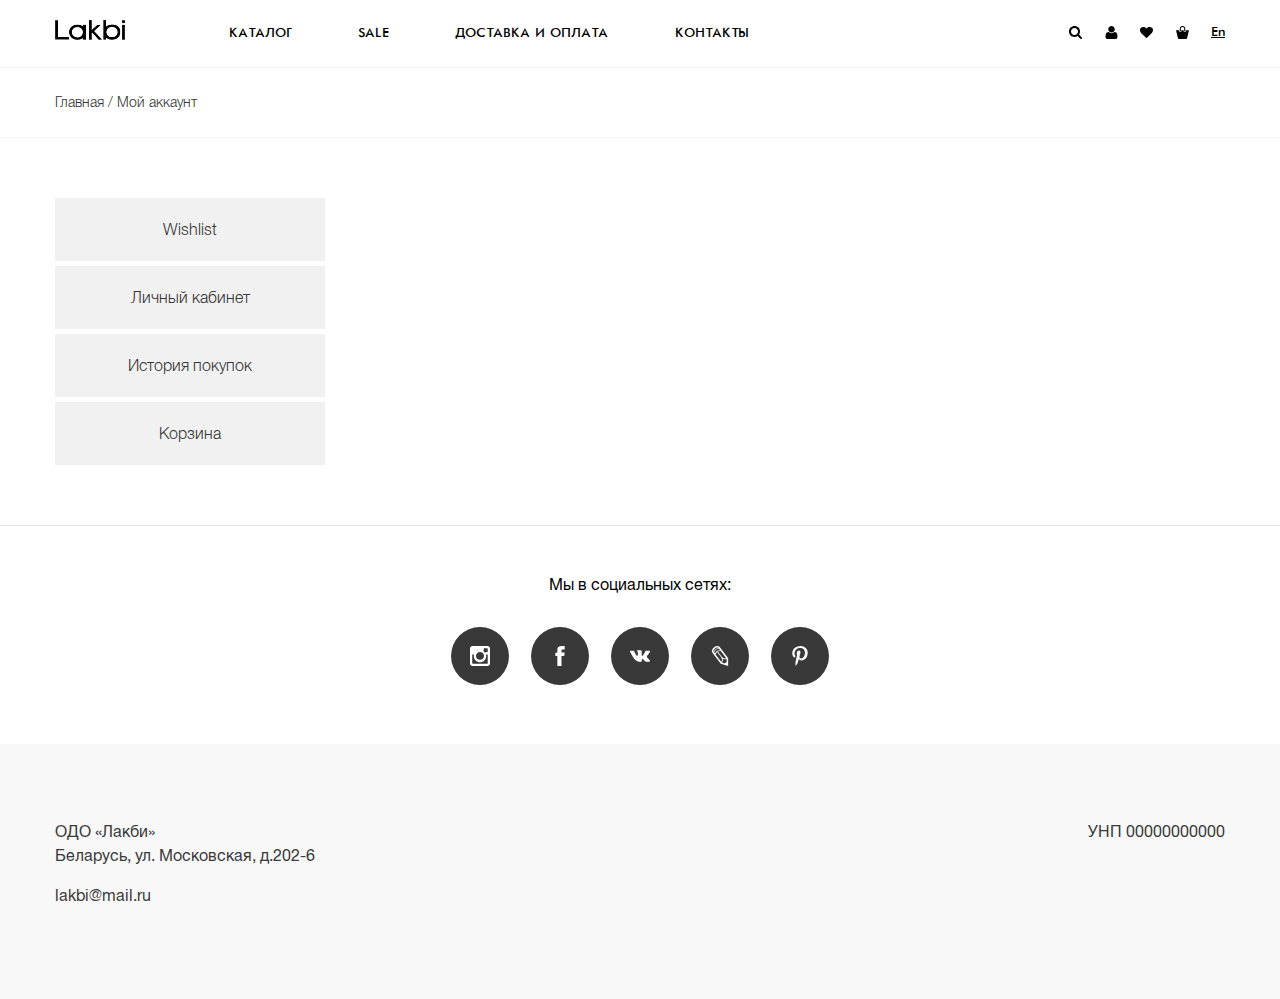
<file: account.html>
<!DOCTYPE html>
<html lang="ru">
<head>
	<meta charset="UTF-8">
	<title>Мой аккаунт | Lakbi</title>
	<link rel="stylesheet" href="style.css">
	<link rel="icon" href="images/lakbi.ico">
	<meta name="viewport" content="width=device-width,user-scalable=no">
</head>
<body>
	<div class="dark"></div>
	<div class="sign">
		<button class="close simple"></button>
		<div class="in">
			<h3>Вход</h3>
			<form method="post">
				<input type="email" name="email" placeholder="E-mail" required>
				<input type="password" name="password" placeholder="Пароль" required>
				<button>Забыли пароль?</button>
				<input type="submit" name="sign-in" value="Войти" class="black bttn">
			</form>
			<span class="with">или через:</span>
			<div class="social">
				<button class="in"></button>
				<button class="fb"></button>
				<button class="vk"></button>
				<button class="lj"></button>
				<button class="pi"></button>
			</div>
			<hr>
			<button>Зарегистрироваться</button>
		</div>
		<div class="up">
			<h3>Регистрация</h3>
			<form method="post">
				<input type="text" name="name" placeholder="Ваше имя" required>
				<input type="email" name="email" placeholder="E-mail" required>
				<input type="password" name="password" placeholder="Придумайте пароль" required>
				<input type="password" name="password-repeat" placeholder="Повторите пароль" required>
				<input type="submit" name="sign-up" value="Регистрация" class="black bttn">
			</form>
			<span class="with">войти через:</span>
			<div class="social">
				<button class="in"></button>
				<button class="fb"></button>
				<button class="vk"></button>
				<button class="lj"></button>
				<button class="pi"></button>
			</div>
		</div>
	</div>
	<header class="black">
		<nav class="wrapper">
		<a href="index.html" class="logo"></a>
			<ul class="menu">
				<li class="drop-menu">
					<a href="catalog.html">Каталог</a>
					<ul>
						<li><a href="">Christmas 2018</a></li>
						<li><a href="">Осень-зима 2017/2018</a></li>
						<li><a href="">Лето 2017</a></li>
						<li><a href="">Весна 2017</a></li>
						<li><a href="">Christmas 2017</a></li>
						<li><a href="">Осень-зима 2016/2017. Часть 1</a></li>
						<li><a href="">Осень-зима 2016/2017. Часть 2</a></li>
						<li><a href="">Осень-зима 2016/2017. Часть 3</a></li>
						<li><a href="">Спорт и отдых</a></li>
					</ul>
				</li>
				<li><a href="catalog.html?sale">Sale</a></li>
				<li><a href="shipping.html">Доставка и оплата</a></li>
				<li><a href="contacts.html">Контакты</a></li>
				<li class="only-mobile"><a href="account.html?wishlist">Список желаний</a></li>
				<li class="account only-mobile"><button class="black bttn">Войти / Зарегистрироваться</button></li>
				<li class="language only-mobile">
					<a href="" class="active">Ru</a>
					<a href="">En</a>
				</li>
			</ul>
			<ul class="icons">
				<li class="search">
					<form>
						<input type="search" name="search" placeholder="Что ищем?" autofocus>
						<input type="submit" name="find">
					</form>
					<button></button>
				</li>
				<li class="account only-desktop-tablet"><button></button></li>
				<li class="wish only-desktop-tablet"><a href="account.html?wishlist"></a></li>
				<li class="cart"><a href="account.html?cart"></a></li>
				<li class="language only-desktop-tablet"><a href="">En</a></li>
				<li class="only-mobile"><button class="hamburger"></button></li>
			</ul>
		</nav>
	</header>
	<main>
		<section class="breadcrumbs">
		<div class="wrapper">
			<a href="index.html">Главная</a> / Мой аккаунт
		</div>
		</section>
		<section class="account wrapper">
			<div class="menu">
				<a href="account.html?wishlist">Wishlist</a>
				<a href="account.html?profile">Личный кабинет</a>
				<a href="account.html?history">История покупок</a>
				<a href="account.html?cart">Корзина</a>
			</div>
			<hr class="only-mobile long">
			<div class="item wishlist">
				<div class="item clearfix">
					<img src="images/wishlist-item.jpg">
					<div>
						<p class="title">Платье 11397</p>
						<span class="price">105 руб.</span>
						<p class="size-title">Размер:</p>
						<div class="size">38</div>
						<button class="gray bttn">Опубликовать в соц.сетях</button>
						<button class="full black bttn">Отправить в корзину</button>
					</div>
					<span class="close simple"></span>
				</div>
				<hr class="only-mobile long">
				<div class="item clearfix">
					<img src="images/wishlist-item.jpg">
					<div>
						<p class="title">Платье 11397</p>
						<span class="price">105 руб.</span>
						<p class="size-title">Размер:</p>
						<div class="size">38</div>
						<button class="gray bttn">Опубликовать в соц.сетях</button>
						<button class="full black bttn">Отправить в корзину</button>
					</div>
					<span class="close simple"></span>
				</div>
				<hr class="only-mobile long">
				<div class="item clearfix">
					<img src="images/wishlist-item.jpg">
					<div>
						<p class="title">Платье 11397</p>
						<span class="price">105 руб.</span>
						<p class="size-title">Размер:</p>
						<div class="size">38</div>
						<button class="gray bttn">Опубликовать в соц.сетях</button>
						<button class="full black bttn">Отправить в корзину</button>
					</div>
					<span class="close simple"></span>
				</div>
			</div>
			<form class="item profile">
				<div>
					<label for="name">ФИО</label>
					<input type="text" name="name" id="name" value="Наталья">
					<label for="tel">Телефон</label>
					<input type="tel" name="tel" id="tel" value="+000 00 000-00-00">
				</div>
				<div>
					<label for="address">Адрес</label>
					<input type="text" name="address" id="address" value="г. Брест, проспект Машерова, 18">
					<label for="email">Email</label>
					<input type="email" name="email" id="email" value="example@mail">
				</div>
				<input type="submit" name="submit" value="Отправить" class="black bttn">
			</form>
			<div class="item history">
				<div class="order clearfix">
					<div class="item clearfix">
						<img src="images/wishlist-item.jpg">
						<div>
							<span class="date">11.09.2017</span>
							<p class="title">Платье 11397</p>
							<p class="count-title">Количество:</p>
							<div class="count">2</div>
							<span class="total">105 BYN * 2 = <b>210 BYN</b></span>
						</div>
						<span class="close simple"></span>
					</div>
					<hr class="only-mobile long">
					<div class="item clearfix">
						<img src="images/wishlist-item.jpg">
						<div>
							<span class="date">11.09.2017</span>
							<p class="title">Платье 11397</p>
							<p class="count-title">Количество:</p>
							<div class="count">2</div>
							<span class="total">105 BYN * 2 = <b>210 BYN</b></span>
						</div>
						<span class="close simple"></span>
					</div>
					<hr class="only-mobile long">
					<div class="item clearfix">
						<img src="images/wishlist-item.jpg">
						<div>
							<span class="date">11.09.2017</span>
							<p class="title">Платье 11397</p>
							<p class="count-title">Количество:</p>
							<div class="count">2</div>
							<span class="total">105 BYN * 2 = <b>210 BYN</b></span>
						</div>
						<span class="close simple"></span>
					</div>
					<span class="number">Номер заказа: N00000000</span>
					<button class="full black bttn">Повторить заказ</button>
				</div>
				<div class="order clearfix">
					<div class="item clearfix">
						<img src="images/wishlist-item.jpg">
						<div>
							<span class="date">11.09.2017</span>
							<p class="title">Платье 11397</p>
							<p class="count-title">Количество:</p>
							<div class="count">2</div>
							<span class="total">105 BYN * 2 = <b>210 BYN</b></span>
						</div>
						<span class="close simple"></span>
					</div>
					<hr class="only-mobile long">
					<div class="item clearfix">
						<img src="images/wishlist-item.jpg">
						<div>
							<span class="date">11.09.2017</span>
							<p class="title">Платье 11397</p>
							<p class="count-title">Количество:</p>
							<div class="count">2</div>
							<span class="total">105 BYN * 2 = <b>210 BYN</b></span>
						</div>
						<span class="close simple"></span>
					</div>
					<hr class="only-mobile long">
					<div class="item clearfix">
						<img src="images/wishlist-item.jpg">
						<div>
							<span class="date">11.09.2017</span>
							<p class="title">Платье 11397</p>
							<p class="count-title">Количество:</p>
							<div class="count">2</div>
							<span class="total">105 BYN * 2 = <b>210 BYN</b></span>
						</div>
						<span class="close simple"></span>
					</div>
					<span class="number">Номер заказа: N00000000</span>
					<button class="full black bttn">Повторить заказ</button>
				</div>
			</div>
		</section>
		<section class="we-in-social">
			<hr class="long">
			<p>Мы в социальных сетях:</p>
			<div class="social">
				<a href="" class="in"></a>
				<a href="" class="fb"></a>
				<a href="" class="vk"></a>
				<a href="" class="lj"></a>
				<a href="" class="pi"></a>
			</div>
		</section>
	</main>
	<footer>
		<div class="wrapper">
			<p>ОДО «Лакби» <br>Беларусь, ул. Московская, д.202-6</p>
			<p>УНП 00000000000</p>
			<a href="mailto:lakbi@mail.ru">lakbi@mail.ru</a>
		</div>
	</footer>
	<script type="text/javascript" src="script.js"></script>
</body>
</html>
</file>
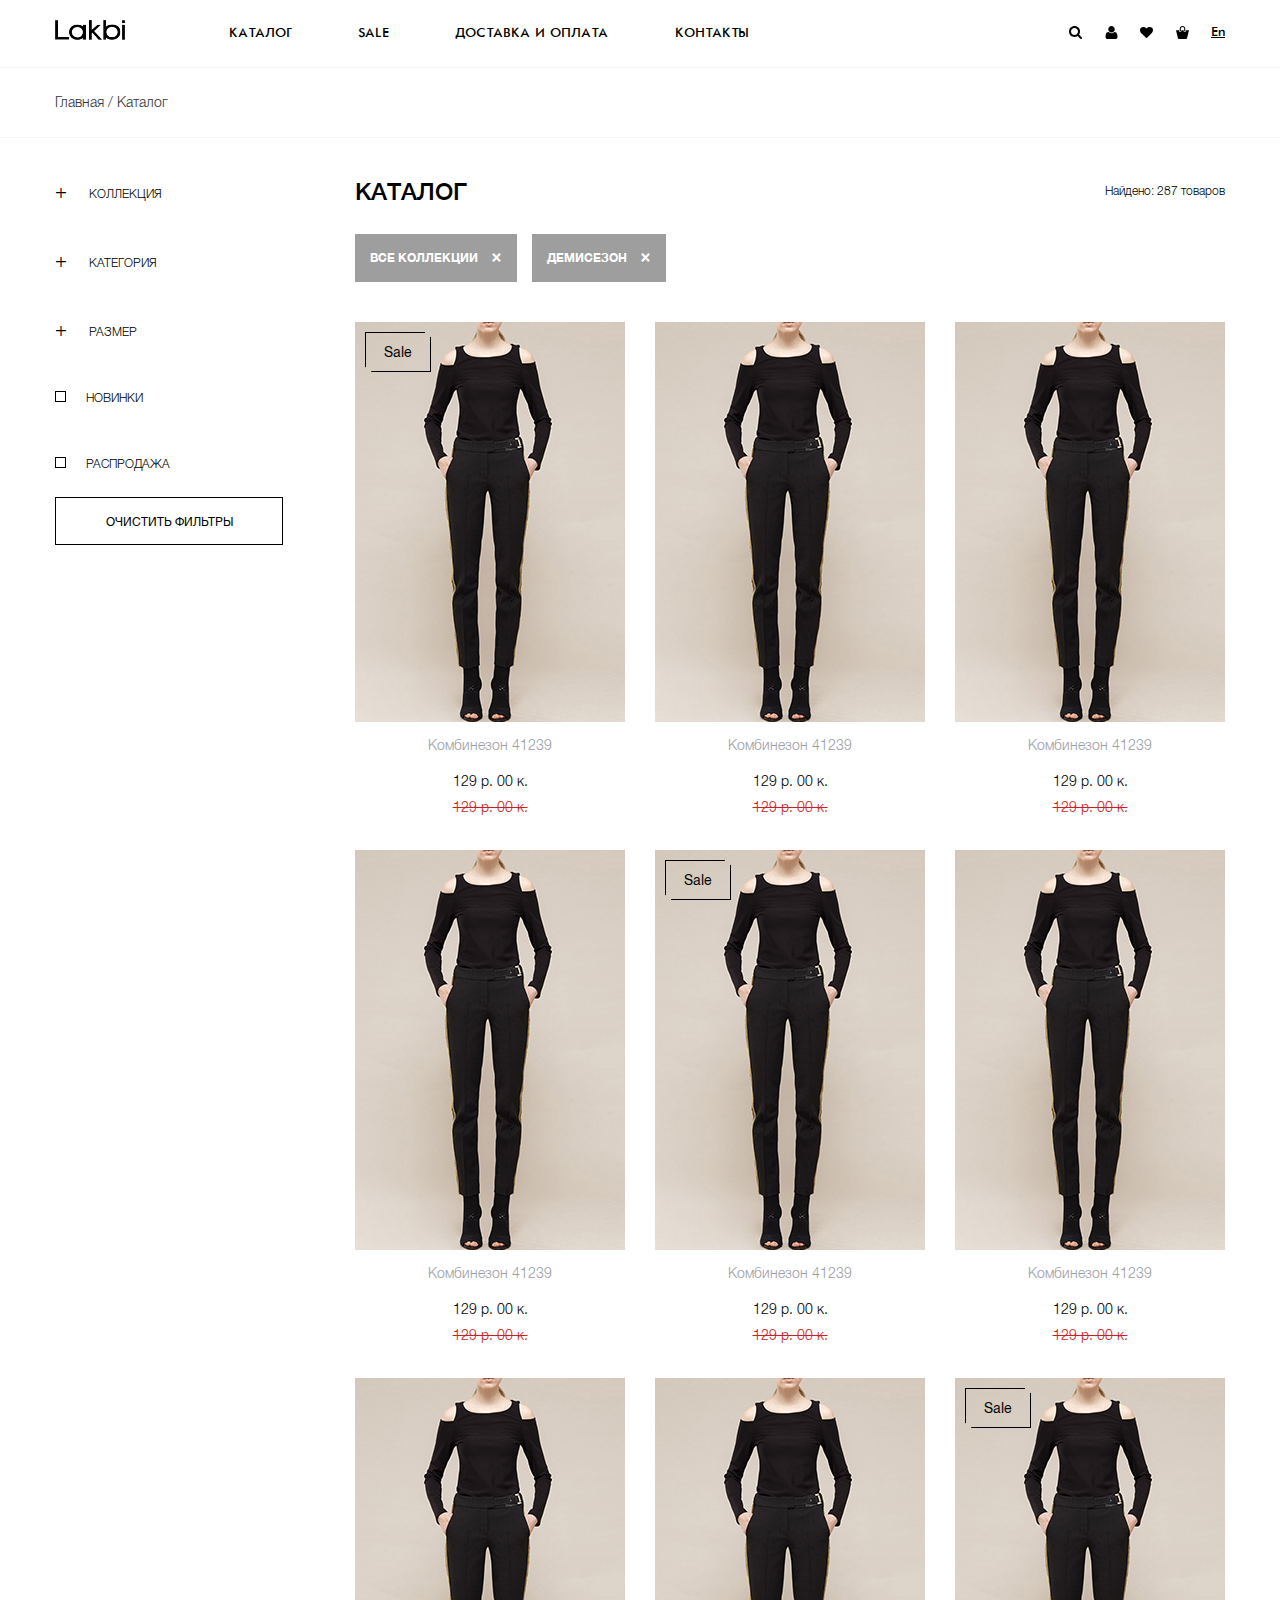
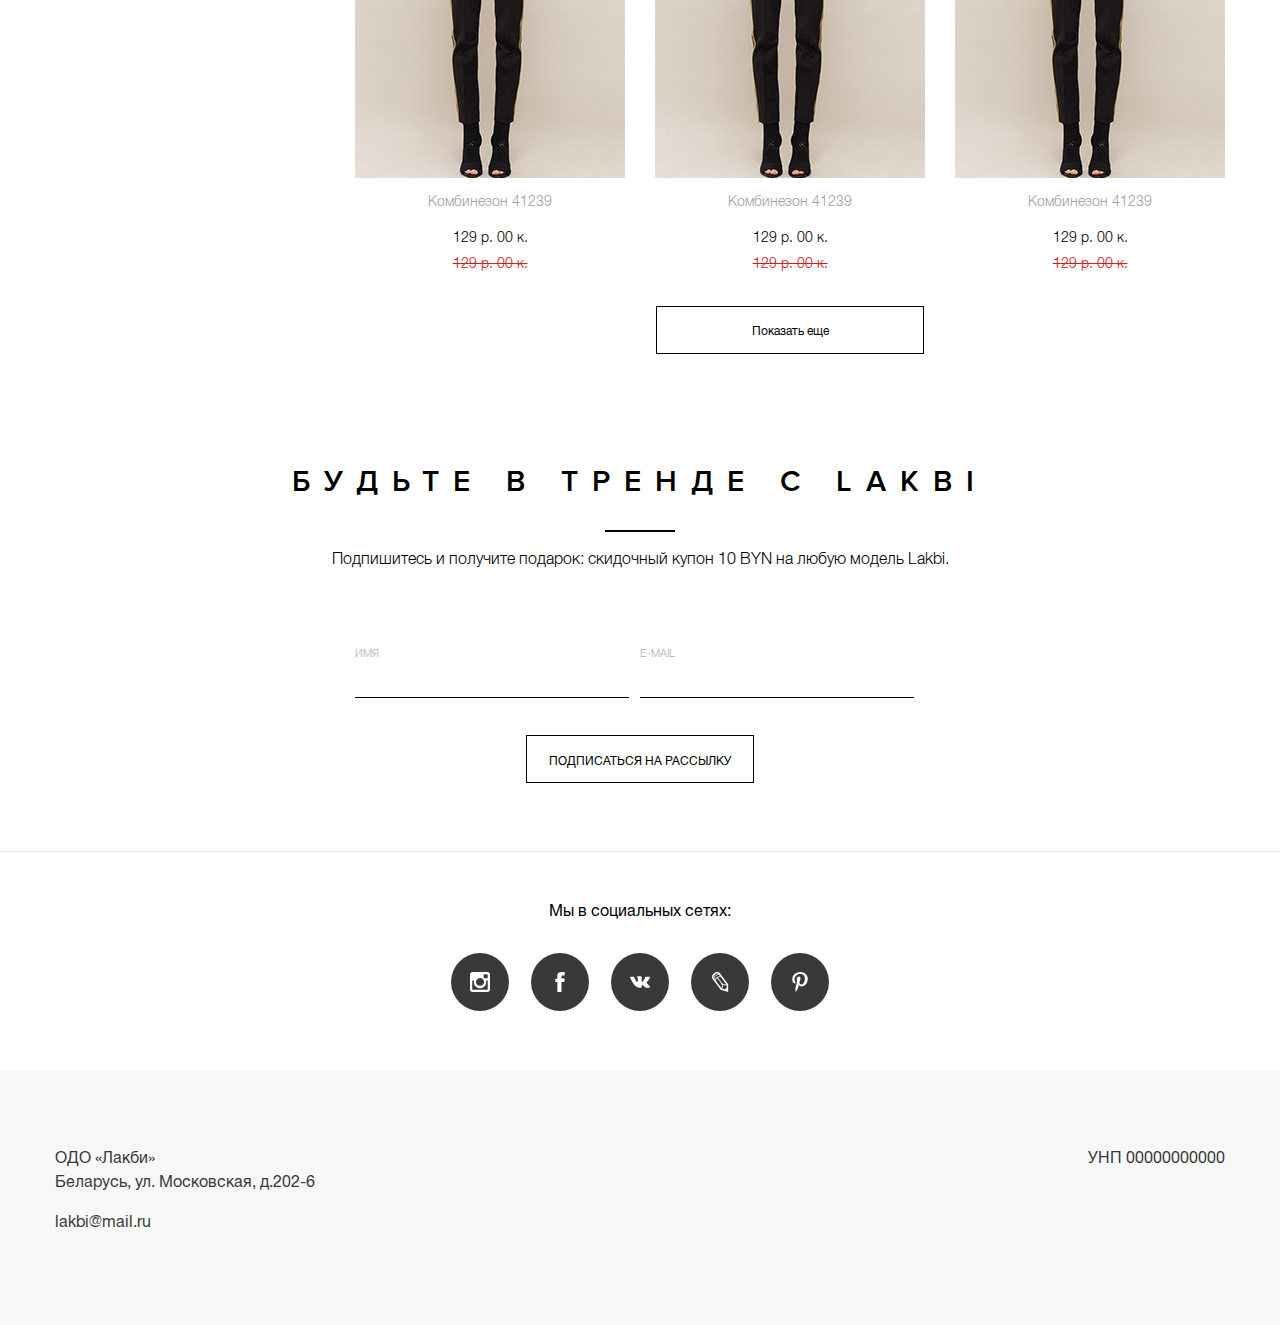
<file: catalog.html>
<!DOCTYPE html>
<html lang="ru">
<head>
	<meta charset="UTF-8">
	<title>Каталог | Lakbi</title>
	<link rel="stylesheet" href="style.css">
	<link rel="icon" href="images/lakbi.ico">
	<meta name="viewport" content="width=device-width,user-scalable=no">
</head>
<body>
	<header class="black">
		<div class="dark"></div>
		<div class="sign">
			<button class="close"></button>
			<div class="in">
				<h3>Вход</h3>
				<form method="post">
					<input type="email" name="email" placeholder="E-mail" required>
					<input type="password" name="password" placeholder="Пароль" required>
					<button>Забыли пароль?</button>
					<input type="submit" name="sign-in" value="Войти" class="black bttn">
				</form>
				<span class="with">или через:</span>
				<div class="social">
					<button class="in"></button>
					<button class="fb"></button>
					<button class="vk"></button>
					<button class="lj"></button>
					<button class="pi"></button>
				</div>
				<hr>
				<button>Зарегистрироваться</button>
			</div>
			<div class="up">
				<h3>Регистрация</h3>
				<form method="post">
					<input type="text" name="name" placeholder="Ваше имя" required>
					<input type="email" name="email" placeholder="E-mail" required>
					<input type="password" name="password" placeholder="Придумайте пароль" required>
					<input type="password" name="password-repeat" placeholder="Повторите пароль" required>
					<input type="submit" name="sign-up" value="Регистрация" class="black bttn">
				</form>
				<span class="with">войти через:</span>
				<div class="social">
					<button class="in"></button>
					<button class="fb"></button>
					<button class="vk"></button>
					<button class="lj"></button>
					<button class="pi"></button>
				</div>
			</div>
		</div>
		<nav class="wrapper">
		<a href="index.html" class="logo"></a>
			<ul class="menu">
				<li class="drop-menu">
					<a href="catalog.html">Каталог</a>
					<ul>
						<li><a href="">Christmas 2018</a></li>
						<li><a href="">Осень-зима 2017/2018</a></li>
						<li><a href="">Лето 2017</a></li>
						<li><a href="">Весна 2017</a></li>
						<li><a href="">Christmas 2017</a></li>
						<li><a href="">Осень-зима 2016/2017. Часть 1</a></li>
						<li><a href="">Осень-зима 2016/2017. Часть 2</a></li>
						<li><a href="">Осень-зима 2016/2017. Часть 3</a></li>
						<li><a href="">Спорт и отдых</a></li>
					</ul>
				</li>
				<li><a href="catalog.html?sale">Sale</a></li>
				<li><a href="shipping.html">Доставка и оплата</a></li>
				<li><a href="contacts.html">Контакты</a></li>
				<li class="only-mobile"><a href="account.html?wishlist">Список желаний</a></li>
				<li class="account only-mobile"><button class="black bttn">Войти / Зарегистрироваться</button></li>
				<li class="language only-mobile">
					<a href="" class="active">Ru</a>
					<a href="">En</a>
				</li>
			</ul>
			<ul class="icons">
				<li class="search">
					<form>
						<input type="search" name="search" placeholder="Что ищем?" autofocus>
						<input type="submit" name="find">
					</form>
					<button></button>
				</li>
				<li class="account only-desktop-tablet"><button></button></li>
				<li class="wish only-desktop-tablet"><a href="account.html?wishlist"></a></li>
				<li class="cart"><a href="account.html?cart"></a></li>
				<li class="language only-desktop-tablet"><a href="">En</a></li>
				<li class="only-mobile"><button class="hamburger"></button></li>
			</ul>
		</nav>
	</header>
	<main>
		<section class="breadcrumbs">
		<div class="wrapper">
			<a href="index.html">Главная</a> / Каталог
		</div>
		</section>
		<section class="catalog clearfix wrapper">
			<div class="head">
				<h1>Каталог</h1>
				<span class="found only-desktop-tablet">Найдено: 287 товаров</span>
			</div>
			<div class="accordion">
				<input id="filter" type="checkbox" hidden>
				<label for="filter" class="black bttn only-mobile"></label>
				<aside class="filter">
				    <div class="accordion">
			            <input id="collection" type="checkbox" class="collection" name="filter" hidden>
			            <label for="collection">Коллекция</label>
			            <div>
			                <ul>
								<li>
									<input type="checkbox" id="Christmas2018" name="collection" hidden>
		            				<label for="Christmas2018">Christmas 2018</label>
								</li>
								<li>
									<input type="checkbox" id="AutumnWinter20172018" name="collection" hidden>
		            				<label for="AutumnWinter20172018">Осень-зима 2017/2018</label>
								<li>
									<input type="checkbox" id="Summer2017" name="collection" hidden>
		            				<label for="Summer2017">Лето 2017</label>
		            			</li>
								<li>
									<input type="checkbox" id="Spring2017" name="collection" hidden>
		            				<label for="Spring2017">Весна 2017</label>
								</li>
								<li>
									<input type="checkbox" id="Christmas2017" name="collection" hidden>
		            				<label for="Christmas2017">Christmas 2017</label>
								</li>
								<li>
									<input type="checkbox" id="AutumnWinter20172018Part1" name="collection" hidden>
		            				<label for="AutumnWinter20172018Part1">Осень-зима 2016/2017. Часть 1</label>
								</li>
								<li>
									<input type="checkbox" id="AutumnWinter20172018Part2" name="collection" hidden>
		            				<label for="AutumnWinter20172018Part2">Осень-зима 2016/2017. Часть 2</label>
								</li>
								<li>
									<input type="checkbox" id="AutumnWinter20172018Part3" name="collection" hidden>
		            				<label for="AutumnWinter20172018Part3">Осень-зима 2016/2017. Часть 3</label>
								</li>
								<li>
									<input type="checkbox" id="SportChill" name="collection" hidden>
		            				<label for="SportChill">Спорт и отдых</label>
								</li>
							</ul>
			            </div>
		            </div>
		            <div class="accordion">
						<input id="category" type="checkbox" class="category" name="filter" hidden>
						<label for="category">Категория</label>
						<div></div>
		            </div>
		            <div class="accordion">
						<input id="size" type="checkbox" class="size" name="filter" hidden>
						<label for="size">Размер</label>
						<div></div>
		            </div>
		            <div>
		            	<input type="checkbox" id="novelties" name="novelties" hidden>
		            	<label for="novelties">Новинки</label>
		            </div>
		            <div>
		            	<input type="checkbox" id="sale" name="sale" hidden>
		            	<label for="sale">Распродажа</label>
		            </div>
		            <button class="black bttn only-mobile">Применить</button>
		            <button class="black bttn">Очистить фильтры</button>
				</aside>
			</div>
			<div class="choosed">
				<div class="item">
					Все коллекции
					<button>×</button>
				</div>
				<div class="item">
					Демисезон
					<button>×</button>
				</div>
			</div>
			<div class="products">
				<div class="product with-sale">
					<a href="product.html" class="img">
						<img src="images/product-preview.jpg">
						<div class="sizes">
							<div>
								<span>38</span>
								<span>40</span>
								<span>44</span>
								<span>46</span>
								<span>48</span>
							</div>
						</div>
					</a>
					<a href="" class="title">Комбинезон 41239</a>
					<p class="price">129 р. 00 к.</p>
					<p class="old-price">129 р. 00 к.</p>
				</div>
				<div class="product">
					<a href="product.html" class="img">
						<img src="images/product-preview.jpg">
						<div class="sizes">
							<div>
								<span>38</span>
								<span>40</span>
								<span>44</span>
								<span>46</span>
								<span>48</span>
							</div>
						</div>
					</a>
					<a href="" class="title">Комбинезон 41239</a>
					<p class="price">129 р. 00 к.</p>
					<p class="old-price">129 р. 00 к.</p>
				</div>
				<div class="product">
					<a href="product.html" class="img">
						<img src="images/product-preview.jpg">
						<div class="sizes">
							<div>
								<span>38</span>
								<span>40</span>
								<span>44</span>
								<span>46</span>
								<span>48</span>
							</div>
						</div>
					</a>
					<a href="" class="title">Комбинезон 41239</a>
					<p class="price">129 р. 00 к.</p>
					<p class="old-price">129 р. 00 к.</p>
				</div>
				<div class="product">
					<a href="product.html" class="img">
						<img src="images/product-preview.jpg">
						<div class="sizes">
							<div>
								<span>38</span>
								<span>40</span>
								<span>44</span>
								<span>46</span>
								<span>48</span>
							</div>
						</div>
					</a>
					<a href="" class="title">Комбинезон 41239</a>
					<p class="price">129 р. 00 к.</p>
					<p class="old-price">129 р. 00 к.</p>
				</div>
				<div class="product with-sale only-desktop">
					<a href="product.html" class="img">
						<img src="images/product-preview.jpg">
						<div class="sizes">
							<div>
								<span>38</span>
								<span>40</span>
								<span>44</span>
								<span>46</span>
								<span>48</span>
							</div>
						</div>
					</a>
					<a href="product.html" class="title">Комбинезон 41239</a>
					<p class="price">129 р. 00 к.</p>
					<p class="old-price">129 р. 00 к.</p>
				</div>
				<div class="product only-desktop">
					<a href="" class="img">
						<img src="images/product-preview.jpg">
						<div class="sizes">
							<div>
								<span>38</span>
								<span>40</span>
								<span>44</span>
								<span>46</span>
								<span>48</span>
							</div>
						</div>
					</a>
					<a href="product.html" class="title">Комбинезон 41239</a>
					<p class="price">129 р. 00 к.</p>
					<p class="old-price">129 р. 00 к.</p>
				</div>
				<div class="product only-desktop">
					<a href="" class="img">
						<img src="images/product-preview.jpg">
						<div class="sizes">
							<div>
								<span>38</span>
								<span>40</span>
								<span>44</span>
								<span>46</span>
								<span>48</span>
							</div>
						</div>
					</a>
					<a href="product.html" class="title">Комбинезон 41239</a>
					<p class="price">129 р. 00 к.</p>
					<p class="old-price">129 р. 00 к.</p>
				</div>
				<div class="product only-desktop">
					<a href="" class="img">
						<img src="images/product-preview.jpg">
						<div class="sizes">
							<div>
								<span>38</span>
								<span>40</span>
								<span>44</span>
								<span>46</span>
								<span>48</span>
							</div>
						</div>
					</a>
					<a href="product.html" class="title">Комбинезон 41239</a>
					<p class="price">129 р. 00 к.</p>
					<p class="old-price">129 р. 00 к.</p>
				</div>
				<div class="product with-sale only-desktop">
					<a href="" class="img">
						<img src="images/product-preview.jpg">
						<div class="sizes">
							<div>
								<span>38</span>
								<span>40</span>
								<span>44</span>
								<span>46</span>
								<span>48</span>
							</div>
						</div>
					</a>
					<a href="product.html" class="title">Комбинезон 41239</a>
					<p class="price">129 р. 00 к.</p>
					<p class="old-price">129 р. 00 к.</p>
				</div>
				<button class="black bttn">Показать еще</button>
			</div>
		</section>
		<section class="subscribe">
			<h2>Будьте в тренде с Lakbi</h2>
			<hr class="short">
			<p>Подпишитесь и получите подарок: скидочный купон 10 BYN на любую модель Lakbi.</p>
			<form action="post" class="clearfix">
				<div class="name">
					<label for="subscribe-name">Имя</label>
					<input type="name" name="name" id="subscribe-name" required>
				</div>
				<div class="email">
					<label for="subscribe-email">e-mail</label>
					<input type="email" name="email" id="subscribe-email" required>
				</div>
				<input type="submit" name="submit" class="black bttn" value="Подписаться на рассылку">
			</form>
			<div class="subscribe-success">Вы подписаны на рассылку.</div>
		</section>
		<section class="we-in-social">
			<hr class="long">
			<p>Мы в социальных сетях:</p>
			<div class="social">
				<a href="" class="in"></a>
				<a href="" class="fb"></a>
				<a href="" class="vk"></a>
				<a href="" class="lj"></a>
				<a href="" class="pi"></a>
			</div>
		</section>
	</main>
	<footer>
		<div class="wrapper">
			<p>ОДО «Лакби» <br>Беларусь, ул. Московская, д.202-6</p>
			<p>УНП 00000000000</p>
			<a href="mailto:lakbi@mail.ru">lakbi@mail.ru</a>
		</div>
	</footer>
	<script type="text/javascript" src="script.js"></script>
</body>
</html>
</file>
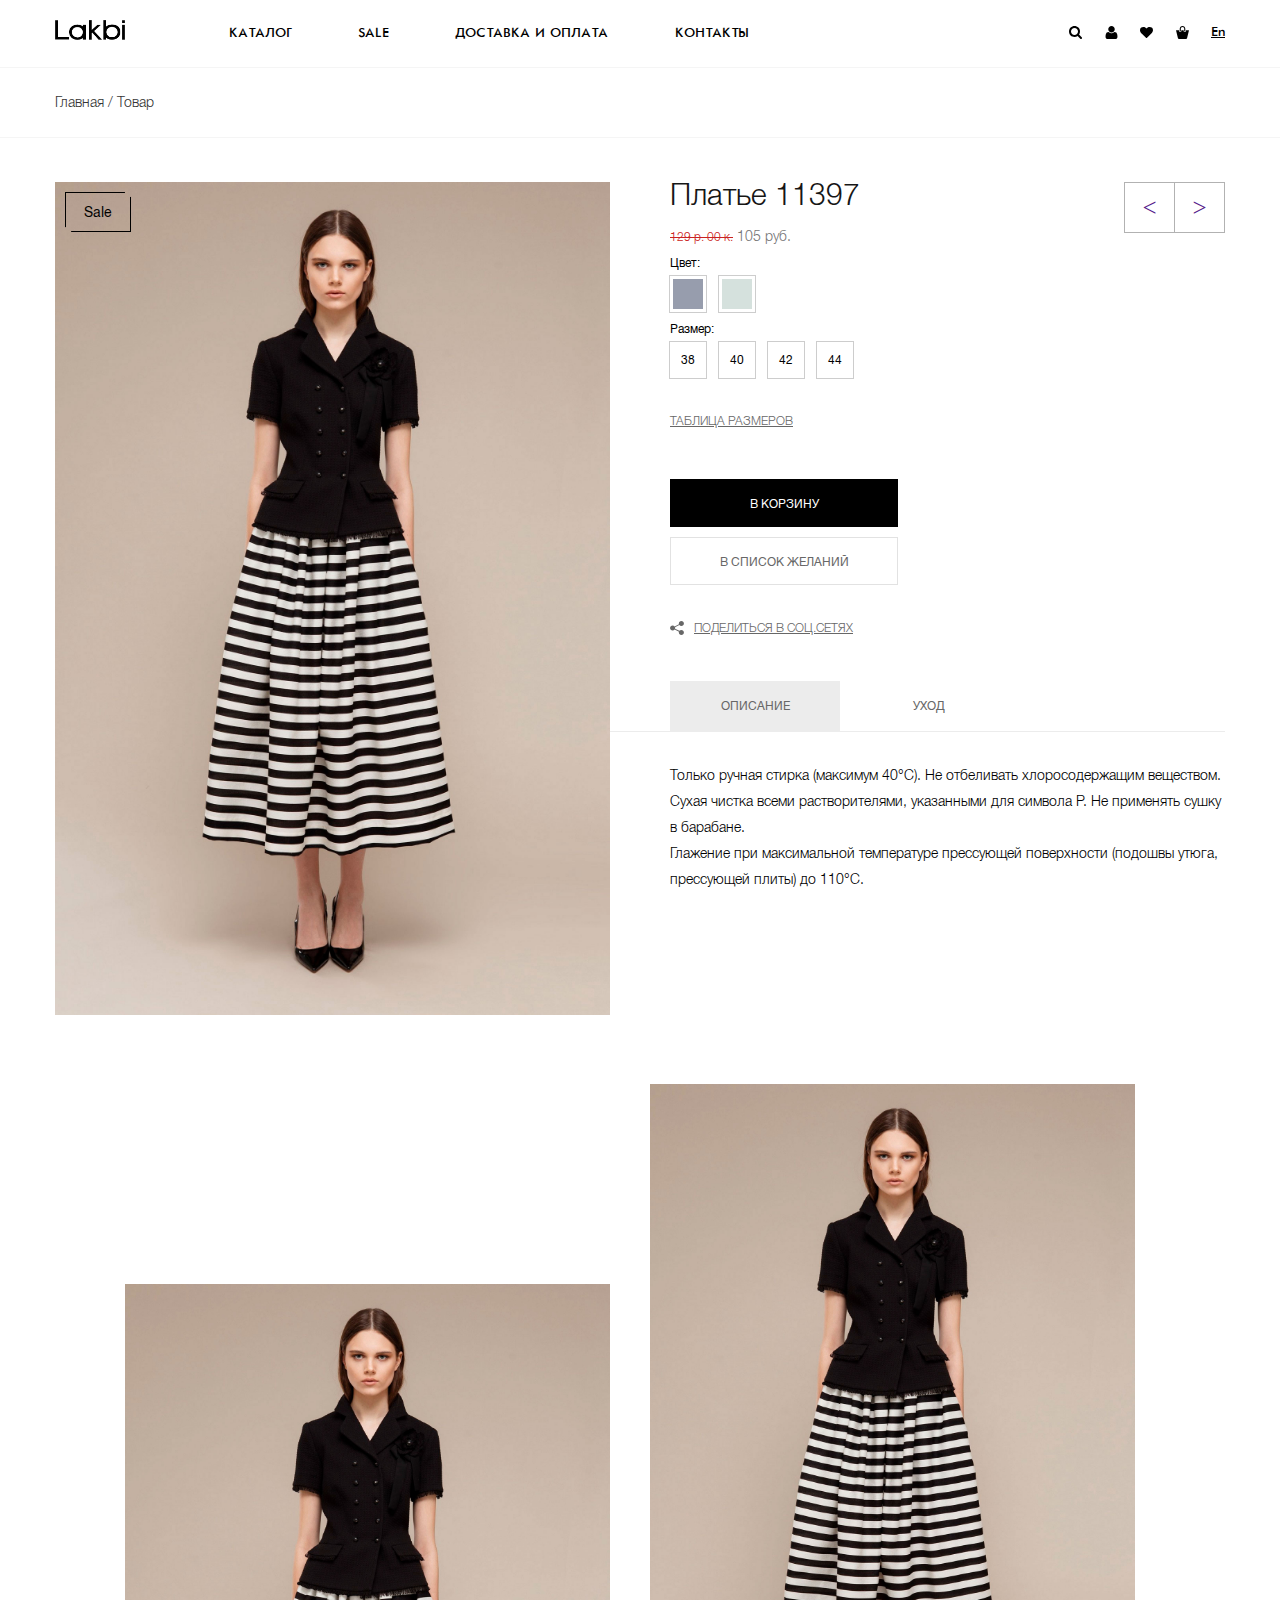
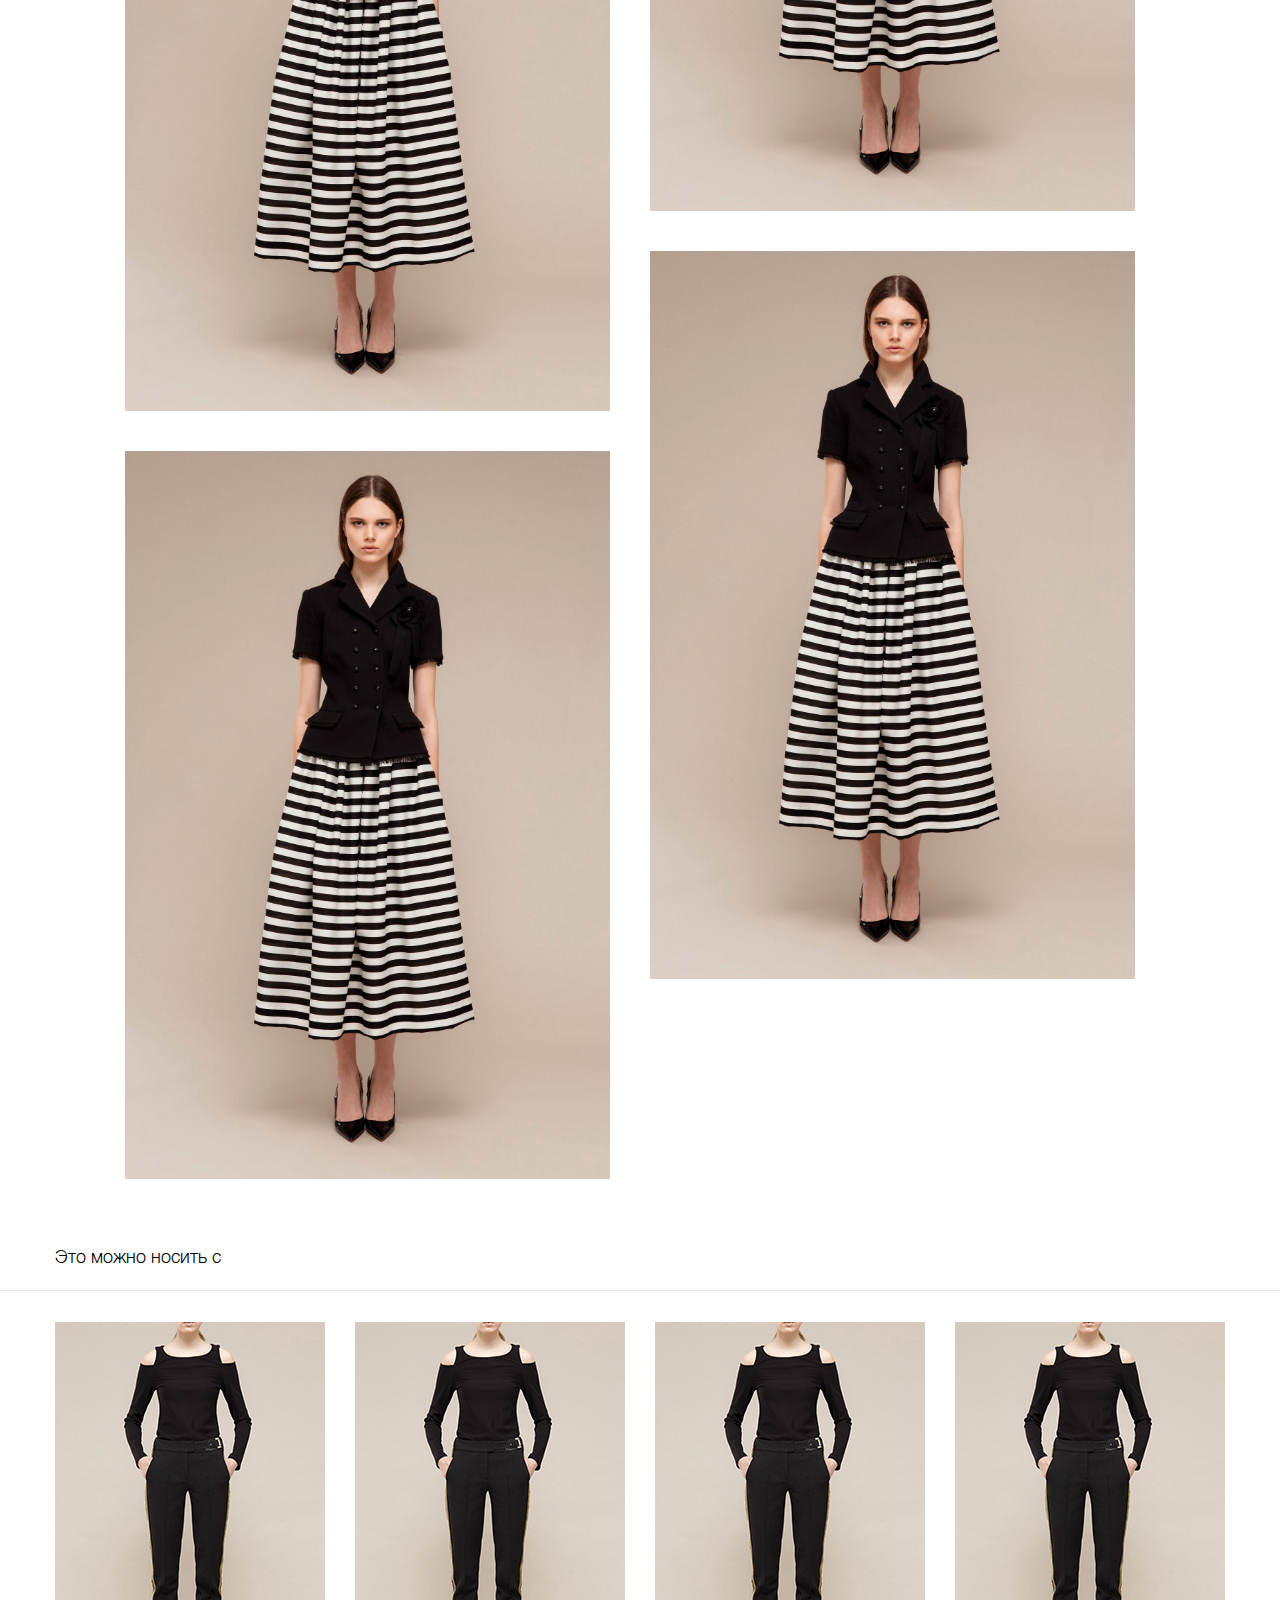
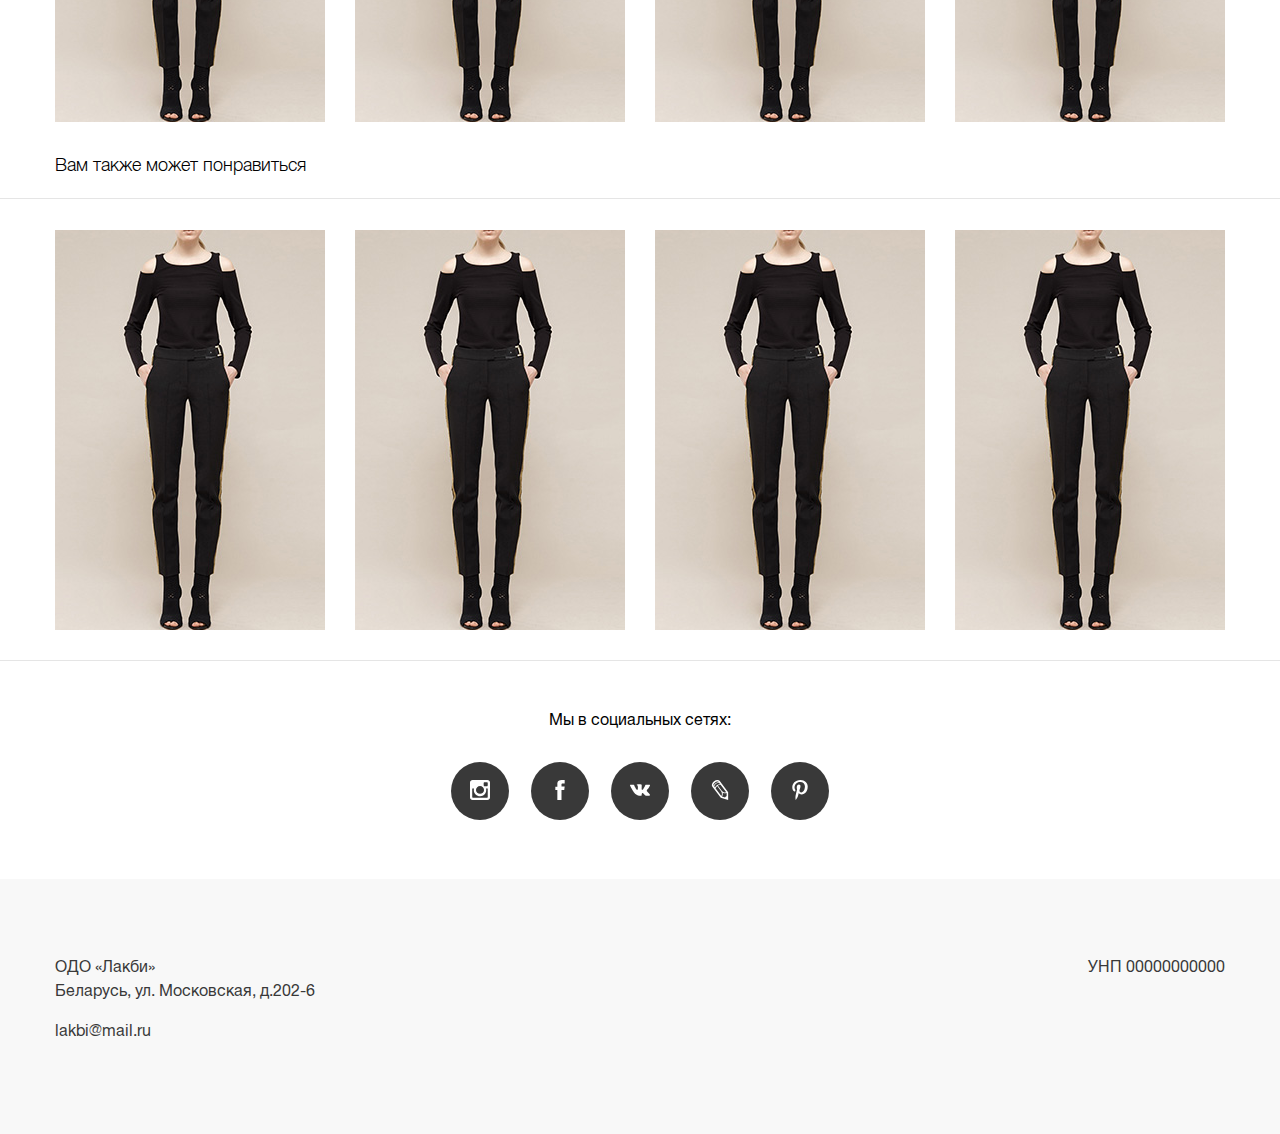
<file: product.html>
<!DOCTYPE html>
<html lang="ru">
<head>
	<meta charset="UTF-8">
	<title>Товар | Lakbi</title>
	<link rel="stylesheet" href="style.css">
	<link rel="icon" href="images/lakbi.ico">
	<meta name="viewport" content="width=device-width,user-scalable=no">
</head>
<body>
	<div class="dark"></div>
	<div class="sign">
		<button class="close"></button>
		<div class="in">
			<h3>Вход</h3>
			<form method="post">
				<input type="email" name="email" placeholder="E-mail" required>
				<input type="password" name="password" placeholder="Пароль" required>
				<button>Забыли пароль?</button>
				<input type="submit" name="sign-in" value="Войти" class="black bttn">
			</form>
			<span class="with">или через:</span>
			<div class="social">
				<button class="in"></button>
				<button class="fb"></button>
				<button class="vk"></button>
				<button class="lj"></button>
				<button class="pi"></button>
			</div>
			<hr>
			<button>Зарегистрироваться</button>
		</div>
		<div class="up">
			<h3>Регистрация</h3>
			<form method="post">
				<input type="text" name="name" placeholder="Ваше имя" required>
				<input type="email" name="email" placeholder="E-mail" required>
				<input type="password" name="password" placeholder="Придумайте пароль" required>
				<input type="password" name="password-repeat" placeholder="Повторите пароль" required>
				<input type="submit" name="sign-up" value="Регистрация" class="black bttn">
			</form>
			<span class="with">войти через:</span>
			<div class="social">
				<button class="in"></button>
				<button class="fb"></button>
				<button class="vk"></button>
				<button class="lj"></button>
				<button class="pi"></button>
			</div>
		</div>
	</div>
	<div class="table-of-sizes">
		<button class="close">×</button>
		<img src="images/table-of-sizes.jpg" class="only-desktop-tablet">
		<img src="images/table-of-sizes-mobile.jpg" class="only-mobile">
	</div>
	<header class="black">
		<nav class="wrapper">
		<a href="index.html" class="logo"></a>
			<ul class="menu">
				<li class="drop-menu">
					<a href="catalog.html">Каталог</a>
					<ul>
						<li><a href="">Christmas 2018</a></li>
						<li><a href="">Осень-зима 2017/2018</a></li>
						<li><a href="">Лето 2017</a></li>
						<li><a href="">Весна 2017</a></li>
						<li><a href="">Christmas 2017</a></li>
						<li><a href="">Осень-зима 2016/2017. Часть 1</a></li>
						<li><a href="">Осень-зима 2016/2017. Часть 2</a></li>
						<li><a href="">Осень-зима 2016/2017. Часть 3</a></li>
						<li><a href="">Спорт и отдых</a></li>
					</ul>
				</li>
				<li><a href="catalog.html?sale">Sale</a></li>
				<li><a href="shipping.html">Доставка и оплата</a></li>
				<li><a href="contacts.html">Контакты</a></li>
				<li class="only-mobile"><a href="account.html?wishlist">Список желаний</a></li>
				<li class="account only-mobile"><button class="black bttn">Войти / Зарегистрироваться</button></li>
				<li class="language only-mobile">
					<a href="" class="active">Ru</a>
					<a href="">En</a>
				</li>
			</ul>
			<ul class="icons">
				<li class="search">
					<form>
						<input type="search" name="search" placeholder="Что ищем?" autofocus>
						<input type="submit" name="find">
					</form>
					<button></button>
				</li>
				<li class="account only-desktop-tablet"><button></button></li>
				<li class="wish only-desktop-tablet"><a href="account.html?wishlist"></a></li>
				<li class="cart"><a href="account.html?cart"></a></li>
				<li class="language only-desktop-tablet"><a href="">En</a></li>
				<li class="only-mobile"><button class="hamburger"></button></li>
			</ul>
		</nav>
	</header>
	<main>
		<section class="breadcrumbs">
		<div class="wrapper">
			<a href="index.html">Главная</a> / Товар
		</div>
		</section>
		<section class="product wrapper clearfix">
			<div class="nav">
				<a href=""><</a>
				<a href="">></a>
			</div>
			<h1 class="only-mobile wrapper">Платье 11397</h1>
			<span class="price only-mobile wrapper">105 руб.</span>
			<div class="image with-sale">
				<img src="images/product.jpg">
				<div hidden></div>
			</div>
			<div class="info wrapper">
				<h1 class="only-desktop-tablet">Платье 11397</h1>
				<span class="old-price only-desktop-tablet">129 р. 00 к.</span>
				<span class="price only-desktop-tablet">105 руб.</span>
				<div class="color">
					<b>Цвет:</b><br>
					<input type="radio" name="color" id="color-a" hidden>
					<label for="color-a" title="Серый" style="background: #979dad"></label>
					<input type="radio" name="color" id="color-b" hidden>
					<label for="color-b" title="Зеленоватый" style="background: #d5e1dd"></label>
				</div>
				<div class="size">
					<b>Размер:</b><br>
					<input type="radio" name="size" id="size-a" hidden>
					<label for="size-a">38</label>
					<input type="radio" name="size" id="size-b" hidden>
					<label for="size-b">40</label>
					<input type="radio" name="size" id="size-c" hidden>
					<label for="size-c">42</label>
					<input type="radio" name="size" id="size-d" hidden>
					<label for="size-d">44</label>
				</div>
				<button class="size-table">Таблица размеров</button>
				<button class="full black bttn">В корзину</button>
				<button class="gray bttn">в Список желаний</button>
				<button class="share">Поделиться в соц.сетях</button>
				<div class="product-tabs">
					<input type="radio" name="product-tab" id="description" checked hidden>
					<input type="radio" name="product-tab" id="care" hidden>
					<label for="description">Описание</label>
					<label for="care">Уход</label>
					<div class="description">
						<p>Только ручная стирка (максимум 40°С). Не отбеливать хлоросодержащим веществом. Сухая чистка всеми растворителями, указанными для символа P. Не применять сушку в барабане. <br>Глажение при максимальной температуре прессующей поверхности (подошвы утюга, прессующей плиты) до 110°С.</p>
					</div>
					<div class="care">
						<p>Если хочешь идти - иди, если хочешь забыть - забудь <br>Только знай, что в конце пути, никого уже не вернуть.</p>
					</div>
				</div>
			</div>
		</section>
		<section class="product-photos wrapper">
			<div>
				<img src="images/product.jpg">
				<img src="images/product.jpg">
			</div>
			<div>
				<img src="images/product.jpg">
				<img src="images/product.jpg">
			</div>
		</section>
		<p class="wear-with wrapper only-desktop-tablet">Это можно носить с</p>
		<hr class="long only-desktop-tablet">
		<section class="wear-with wrapper clearfix only-desktop-tablet">
			<div class="product">
				<a href="product.html" class="img">
					<img src="images/product-preview.jpg">
					<div class="sizes">
						<div>
							<span>38</span>
							<span>40</span>
							<span>44</span>
							<span>46</span>
							<span>48</span>
						</div>
					</div>
				</a>
			</div>
			<div class="product">
				<a href="product.html" class="img">
					<img src="images/product-preview.jpg">
					<div class="sizes">
						<div>
							<span>38</span>
							<span>40</span>
							<span>44</span>
							<span>46</span>
							<span>48</span>
						</div>
					</div>
				</a>
			</div>
			<div class="product">
				<a href="product.html" class="img">
					<img src="images/product-preview.jpg">
					<div class="sizes">
						<div>
							<span>38</span>
							<span>40</span>
							<span>44</span>
							<span>46</span>
							<span>48</span>
						</div>
					</div>
				</a>
			</div>
			<div class="product only-desktop">
				<a href="product.html" class="img">
					<img src="images/product-preview.jpg">
					<div class="sizes">
						<div>
							<span>38</span>
							<span>40</span>
							<span>44</span>
							<span>46</span>
							<span>48</span>
						</div>
					</div>
				</a>
			</div>
		</section>
		<p class="wear-with wrapper only-desktop-tablet">Вам также может понравиться</p>
		<hr class="long only-desktop-tablet">
		<section class="wear-with wrapper clearfix only-desktop-tablet">
			<div class="product">
				<a href="product.html" class="img">
					<img src="images/product-preview.jpg">
					<div class="sizes">
						<div>
							<span>38</span>
							<span>40</span>
							<span>44</span>
							<span>46</span>
							<span>48</span>
						</div>
					</div>
				</a>
			</div>
			<div class="product">
				<a href="product.html" class="img">
					<img src="images/product-preview.jpg">
					<div class="sizes">
						<div>
							<span>38</span>
							<span>40</span>
							<span>44</span>
							<span>46</span>
							<span>48</span>
						</div>
					</div>
				</a>
			</div>
			<div class="product">
				<a href="product.html" class="img">
					<img src="images/product-preview.jpg">
					<div class="sizes">
						<div>
							<span>38</span>
							<span>40</span>
							<span>44</span>
							<span>46</span>
							<span>48</span>
						</div>
					</div>
				</a>
			</div>
			<div class="product only-desktop">
				<a href="product.html" class="img">
					<img src="images/product-preview.jpg">
					<div class="sizes">
						<div>
							<span>38</span>
							<span>40</span>
							<span>44</span>
							<span>46</span>
							<span>48</span>
						</div>
					</div>
				</a>
			</div>
		</section>
		<section class="we-in-social">
			<hr class="long">
			<p>Мы в социальных сетях:</p>
			<div class="social">
				<a href="" class="in"></a>
				<a href="" class="fb"></a>
				<a href="" class="vk"></a>
				<a href="" class="lj"></a>
				<a href="" class="pi"></a>
			</div>
		</section>
	</main>
	<footer>
		<div class="wrapper">
			<p>ОДО «Лакби» <br>Беларусь, ул. Московская, д.202-6</p>
			<p>УНП 00000000000</p>
			<a href="mailto:lakbi@mail.ru">lakbi@mail.ru</a>
		</div>
	</footer>
	<script type="text/javascript" src="script.js"></script>
</body>
</html>
</file>
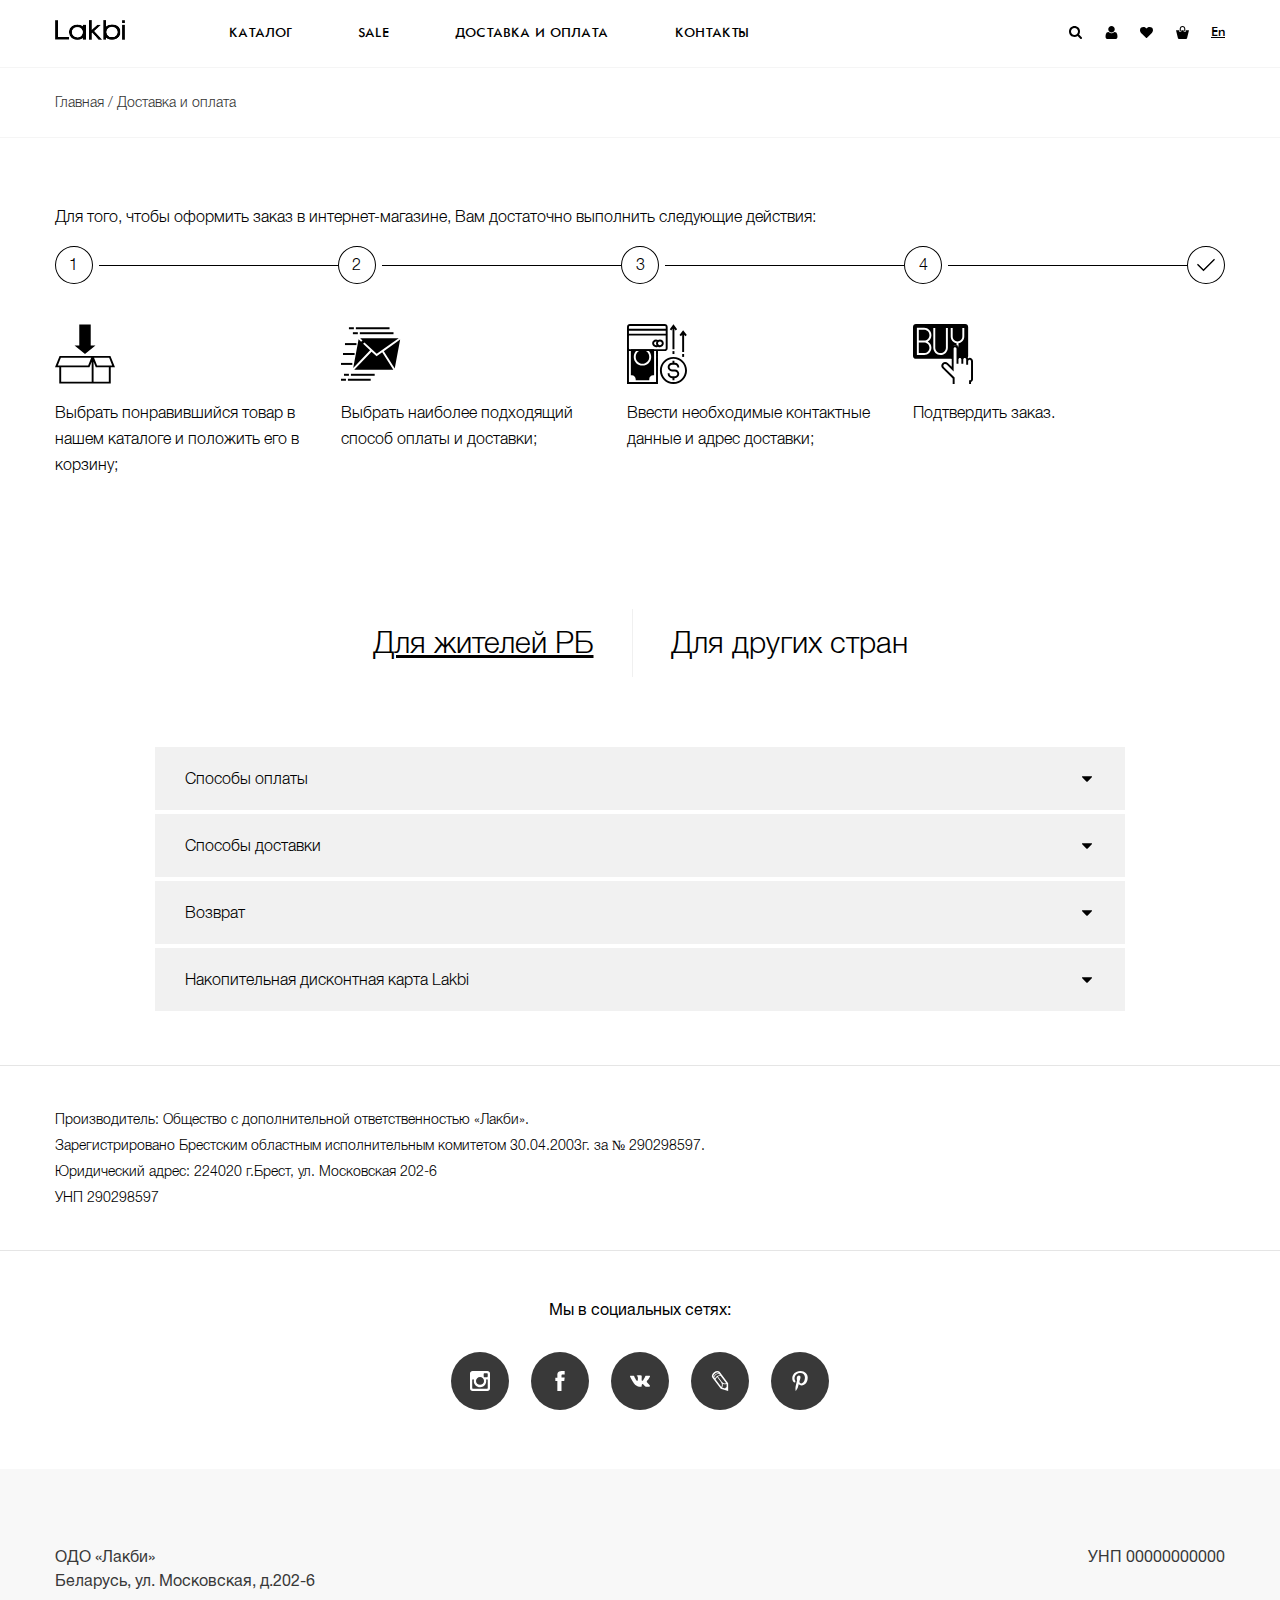
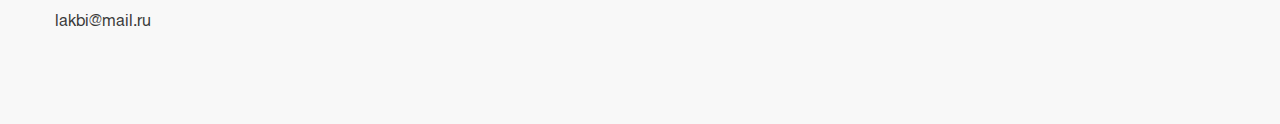
<file: shipping.html>
<!DOCTYPE html>
<html lang="ru">
<head>
	<meta charset="UTF-8">
	<title>Доставка и оплата | Lakbi</title>
	<link rel="stylesheet" href="style.css">
	<link rel="icon" href="images/lakbi.ico">
	<meta name="viewport" content="width=device-width,user-scalable=no">
</head>
<body>
	<div class="dark"></div>
	<div class="sign">
		<button class="close"></button>
		<div class="in">
			<h3>Вход</h3>
			<form method="post">
				<input type="email" name="email" placeholder="E-mail" required>
				<input type="password" name="password" placeholder="Пароль" required>
				<button>Забыли пароль?</button>
				<input type="submit" name="sign-in" value="Войти" class="black bttn">
			</form>
			<span class="with">или через:</span>
			<div class="social">
				<button class="in"></button>
				<button class="fb"></button>
				<button class="vk"></button>
				<button class="lj"></button>
				<button class="pi"></button>
			</div>
			<hr>
			<button>Зарегистрироваться</button>
		</div>
		<div class="up">
			<h3>Регистрация</h3>
			<form method="post">
				<input type="text" name="name" placeholder="Ваше имя" required>
				<input type="email" name="email" placeholder="E-mail" required>
				<input type="password" name="password" placeholder="Придумайте пароль" required>
				<input type="password" name="password-repeat" placeholder="Повторите пароль" required>
				<input type="submit" name="sign-up" value="Регистрация" class="black bttn">
			</form>
			<span class="with">войти через:</span>
			<div class="social">
				<button class="in"></button>
				<button class="fb"></button>
				<button class="vk"></button>
				<button class="lj"></button>
				<button class="pi"></button>
			</div>
		</div>
	</div>
	<header class="black">
		<nav class="wrapper">
		<a href="index.html" class="logo"></a>
			<ul class="menu">
				<li class="drop-menu">
					<a href="catalog.html">Каталог</a>
					<ul>
						<li><a href="">Christmas 2018</a></li>
						<li><a href="">Осень-зима 2017/2018</a></li>
						<li><a href="">Лето 2017</a></li>
						<li><a href="">Весна 2017</a></li>
						<li><a href="">Christmas 2017</a></li>
						<li><a href="">Осень-зима 2016/2017. Часть 1</a></li>
						<li><a href="">Осень-зима 2016/2017. Часть 2</a></li>
						<li><a href="">Осень-зима 2016/2017. Часть 3</a></li>
						<li><a href="">Спорт и отдых</a></li>
					</ul>
				</li>
				<li><a href="catalog.html?sale">Sale</a></li>
				<li><a href="shipping.html">Доставка и оплата</a></li>
				<li><a href="contacts.html">Контакты</a></li>
				<li class="only-mobile"><a href="account.html?wishlist">Список желаний</a></li>
				<li class="account only-mobile"><button class="black bttn">Войти / Зарегистрироваться</button></li>
				<li class="language only-mobile">
					<a href="" class="active">Ru</a>
					<a href="">En</a>
				</li>
			</ul>
			<ul class="icons">
				<li class="search">
					<form>
						<input type="search" name="search" placeholder="Что ищем?" autofocus>
						<input type="submit" name="find">
					</form>
					<button></button>
				</li>
				<li class="account only-desktop-tablet"><button></button></li>
				<li class="wish only-desktop-tablet"><a href="account.html?wishlist"></a></li>
				<li class="cart"><a href="account.html?cart"></a></li>
				<li class="language only-desktop-tablet"><a href="">En</a></li>
				<li class="only-mobile"><button class="hamburger"></button></li>
			</ul>
		</nav>
	</header>
	<main>
		<section class="breadcrumbs">
		<div class="wrapper">
			<a href="index.html">Главная</a> / Доставка и оплата
		</div>
		</section>
		<section class="shipping wrapper">
			<p>Для того, чтобы оформить заказ в интернет-магазине, Вам достаточно выполнить следующие действия:</p>
			<div class="steps only-desktop-tablet">
				<div class="numbers">
					<div>1</div>
					<span class="line"></span>
					<div>2</div>
					<span class="line"></span>
					<div>3</div>
					<span class="line"></span>
					<div>4</div>
					<span class="line"></span>
					<div class="ready"></div>
				</div>
				<div class="description">
					<div class="packing">
						<div></div>
						<p>Выбрать понравившийся товар в нашем каталоге и положить его в корзину;</p>
					</div>
					<div class="method">
						<div></div>
						<p>Выбрать наиболее подходящий способ оплаты и доставки;</p>
					</div>
					<div class="payment">
						<div></div>
						<p>Ввести необходимые контактные данные и адрес доставки;</p>
					</div>
					<div class="confirm">
						<div></div>
						<p>Подтвердить заказ.</p>
					</div>
				</div>
			</div>
			<div class="steps only-mobile">
				<input type="radio" name="steps" id="step-1" checked>
				<input type="radio" name="steps" id="step-2">
				<input type="radio" name="steps" id="step-3">
				<input type="radio" name="steps" id="step-4">
				<div class="description">
					<div class="packing">
						<div></div>
						<p>Шаг 1 <br>Выбрать понравившийся товар в <br>нашем каталоге и положить его в <br>корзину;</p>
					</div>
					<div class="method">
						<div></div>
						<p>Шаг 2 <br>Выбрать наиболее подходящий <br>способ оплаты и доставки;</p>
					</div>
					<div class="payment">
						<div></div>
						<p>Шаг 3 <br>Ввести необходимые контактные <br>данные и адрес доставки;</p>
					</div>
					<div class="confirm">
						<div></div>
						<p>Шаг 4 <br>Подтвердить заказ.</p>
					</div>
				</div>
				<div class="indicators">
					<label for="step-1"></label>
					<label for="step-2"></label>
					<label for="step-3"></label>
					<label for="step-4"></label>
				</div>
			</div>
			<section class="countries wrapper">
				<input type="radio" name="countries" id="rb" hidden checked>
				<input type="radio" name="countries" id="other-countries" hidden>
				<div class="tabs">
					<label for="rb">Для жителей РБ</label>
					<div class="separator"></div>
					<label for="other-countries">Для других стран</label>
				</div>
				<div class="country rb">
					<div class="accordion">
			            <input id="rb-payment-methods" type="checkbox" class="rb-payment-methods" name="rb" hidden>
			            <label for="rb-payment-methods">Способы оплаты</label>
			            <div>
				            <p><b>Наличный расчет</b><br>При самовывозе из фирменных магазинов.</p>
				            <p><b>Оплата банковской платежной карточкой</b><br>Через систему Интернет-платежей. Оплата банковской картой производится только после подтверждения наличия заказанного Вами товара менеджером.</p>
				            <p><b>Система Расчет (ЕРИП)</b><br>Позволяет оплатить заказы через кассу любого банка, с помощью интернет-банкинга вашего банка, через банкоматы и инфокиоски, а также с помощью WebMoney, EasyPay и belqi. При оформлении заказа вы получите номер для оплаты через ЕРИП.</p>
				            <p><b>iPay</b><br>Информация о безопасности Интернет-платежей (подробная информация скрыта, появляется при нажати)</p>
				            <ol>
				            	<li>Реквизиты банковской карты не вводятся покупателем  в Интернет-магазине.</li>
				            	<li>В случае оплаты банковской картой покупатель переадресовывается на авторизационные страницы системы Интернет-платежей для последующего ввода реквизитов карты и осуществления аутентификации держателя карты с использованием:
				            		<ul>
				            			<li>механизмов Verified By Visa и (или) MasterCard SecureCode – для карточек платежных систем Visa, MasterCard (при необходимости );</li>
				            			<li>технологии Интернет Пароль БЕЛКАРТ – для карточек платежной системы БЕЛКАРТ, выпущенных ОАО «АСБ Беларусбанк».</li>
				            		</ul>
				            	</li>
				            	<li>Доступ к авторизационным страницам осуществляется с использованием протокола, обеспечивающего безопасную передачу данных в Интернете (TLS).</li>
				            	<li>Во избежание неправомерного использования банковских карт при оплате, все заказы, оформленные на сайте Интернет-магазина и предоплаченные банковской картой, проверяются продавцом. Согласно правилам платёжных систем Visa, MasterCard, American Express и БЕЛКАРТ в целях проверки личности и права на использование карты клиент обязан по запросу, поступившему от продавца, предоставить некоторые данные. Это может быть копия двух страниц паспорта держателя банковской карты (разворот с фотографией), а также копия банковской карты с обеих сторон (номер карты нужно закрыть, кроме последних четырех цифр). Продавец оставляет за собой право без объяснения причины аннулировать заказ, в том числе в случае непредставления указанных документов клиентом (по факсу или по электронной почте в виде сканированных копий) или наличия сомнений в их подлинности.</li>
				            </ol>
				            <p>Оплата банковской картой через платежный сервис Assist   подробная информация скрыта, появляется при нажати</p>
				            <ul>
				            	<li>Проверьте, предназначена ли банковская карта для оплаты в интернете (эту информацию предоставит банк, выпустивший Вашу пластиковую карту).</li>
				            	<li>Добавьте интересующие Вас товары <b>«В КОРЗИНУ»</b> и нажмите кнопку  <b>«Оформить заказ».</b> В списке <b>«Способ оплаты»</b> выберите пункт <b>«Онлайн оплата банковской картой (система Assist)»</b>. Заполните данные по доставке и нажмите кнопку <b>«Оформить  заказ»</b>.
				            		<img src="images/payments-methods.jpg">
				            	</li>
				            	<li>Интернет-магазин Lakbi  автоматически переадресует Вас на авторизационный сервер системы оплаты.</li>
				            	<li>Авторизационный сервер устанавливает с Покупателем  соединение по защищённому протоколу (TLS) и принимает от Покупателя параметры его банковской карты (номер карты, дата окончания действия карты, имя держателя карты в той транскрипции, как оно указано на карте).</li>
				            	<li>Данные банковской карты необходимо ввести и подтвердить на платёжной странице в течение 20 минут (время ожидания ввода данных платёжного средства). Через 20 минут оплата закрывается по причине окончания срока ожидания.</li>
				            	<li>Авторизационный сервер производит предварительную обработку принятой информации и передаёт её в расчётный банк системы (далее - Банк).</li>
				            	<li>Банк проверяет наличие такого Магазина в Системе, проверяет соответствие операции установленным системным ограничениям. По результатам проверок формируется запрет или разрешение проведения авторизации транзакции в карточную платёжную систему.</li>
				            </ul>
				            <p>При положительном результате авторизации, полученном от карточной платёжной системы:</p>
				            <ul>
				            	<li>Банк передаёт авторизационному серверу положительный результат авторизации;</li>
				            	<li>Авторизационный сервер передаёт Покупателю  положительный результат авторизации;</li>
				            	<li>Интернет-магазин Lakbi, получив подтверждение о разрешении авторизации, принимает в обработку заказ.</li>
				            </ul>
				            <p>При запрете авторизации:</p>
				            <ul>
				            	<li>Банк передаёт авторизационному серверу отказ от проведения платежа;</li>
				            	<li>Авторизационный сервер передает Интернет-магазину Lakbi  отказ с номером заказа;</li>
				            	<li>Покупателю отсылается письмо, в котором указана причина отказа в авторизации.</li>
				            </ul>
				            <p>Причины отказа в авторизации могут быть следующими:</p>
				            <ul>
				            	<li>На карте недостаточно средств  для оплаты заказа;</li>
				            	<li>Банк, выпустивший карточку Покупателя, установил запрет на оплату в Интернете (некоторые банки ставят запрет на оплату через Интернет, опасаясь мошенничества);</li>
				            	<li>Истекло время ожидания ввода данных банковской карты (их необходимо ввести в течение 20 минут с начала оплаты заказа);</li>
				            	<li>Введённые данные не были подтверждены Покупателем на платежной странице, ошибка формата данных и.т.д.</li>
				            </ul>
				            <p>В зависимости от причины отказа в авторизации для решения вопроса Вы можете:</p>
				            <ul>
				            	<li>Повторить попытку оплаты, но не ранее чем через 20 минут;</li>
				            	<li>Обратиться за разъяснениями в банк, выпустивший Вашу карточку;</li>
				            	<li>В случае невозможности решения проблемы банком - повторить попытку оплаты, воспользовавшись картой, выпущенной другим банком.</li>
				            </ul>
				            <p>Платежный сервис Assist предоставляется совместно ОАО «<a href="https://belarusbank.by/">АСБ Беларусбанк</a>» и Компанией электронных платежей «<a href="http://www.belassist.by/">АССИСТ</a>»<img src="images/payments-methods2.jpg"></p>
				            <p>Процедура оплаты карточкой БЕЛКАРТ ОАО "АСБ Беларусбанк" подробно описана на сайте <a href="http://belkart.by/BELKART/news/2014/payment-belcard-in-the-internet/">БЕЛКАРТ</a></p>
				            <p>Порядок оплаты с помощью системы Расчет (ЕРИП) подробная информация скрыта, появляется при нажати</p>
				            <p>Оплату в кассе любого банка можно осуществить, сообщив кассиру о необходимости проведения оплаты услуги «lakbishop.by» через систему «Расчет» (ЕРИП), при этом предоставив кассиру номер для оплаты через ЕРИП, а также указав сумму платежа и получателя (интернет-магазин lakbishop.by).</p>
				            <p>Оплату через интернет-банкинг можно осуществить в личном кабинете вашего банка, выбрав в разделе «Платежи» пункт «Система «Расчет» (ЕРИП). Далее необходимо выбрать пункт «Интернет-магазины/сервисы», затем в алфавитном перечне выбрать букву «L», а в следующем окне выбрать «lakbishop.by». В появившихся полях нужно ввести номер для оплаты через ЕРИП и сумму платежа.</p>
				            <p>Оплату через банкоматы и инфокиоски можно осуществить, выбрав в меню операцию «Платежи» –> «Платежи «Расчет». Далее необходимо выбрать пункт «Интернет-магазины/сервисы», затем в алфавитном перечне выбрать букву «L», а в следующем окне выбрать «lakbishop.by». В появившемся поле нужно ввести номер для оплаты через ЕРИП и сумму платежа.</p>
				            <p>Оплату с помощью WebMoney, EasyPay и belqi можно осуществить в вашем личном кабинете на сайте wmtransfer.by, easypay.by илиbelqi.by (соответственно), выбрав в разделе «ЕРИП» пункт «Интернет-магазины/сервисы», затем в алфавитном перечне выбрать букву «L», а в следующем окне выбрать «lakbishop.by». Далее необходимо ввести номер для оплаты через ЕРИП и сумму платежа.</p>
				            <p>Порядок оплаты с помощью системы Расчет iPay подробная информация скрыта, появляется при нажати</p>
				            <p>Платеж iPay производится в личном кабинете на сайте ipay.by и включает комиссию оператора связи (для МТС - 3%, для Life - 3,5%). Указав своего оператора связи на стартовой странице, необходимо в полном перечне услуг выбрать пункт «Интернет-магазины/сервисы», затем в алфавитном перечне выбрать букву «L», а в следующем окне выбрать «lakbishop.by». Для входа в систему вы можете получить сеансовый пароль, который будет действителен в течение 20 минут, отправив любое SMS-сообщение на номер 5533 (стоимость SMS определяется тарифным планом абонента). Далее необходимо ввести номер для оплаты через ЕРИП и сумму платежа.</p>
			            </div>
		            </div>
					<div class="accordion">
			            <input id="rb-shipping-methods" type="checkbox" class="rb-shipping-methods" name="rb" hidden>
			            <label for="rb-shipping-methods">Способы доставки</label>
			            <div>
			            	<div class="shipping-method">
			            		<div class="number">1</div>
			            		<div>
			            			<span class="method-title">Почта EMS</span>
			            			<p>Ускоренная доставка почтой, срок доставки: 2-3 дня, стоимость доставки - 90 000 бел. руб.</p>
			            		</div>
			            	</div>
			            	<div class="shipping-method">
			            		<div class="number">2</div>
			            		<div>
			            			<span class="method-title">РУП «Белпочта»</span>
			            			<p>Обычная доставка, срок доставки: 4-6 рабочих дня, стоимость доставки - 60 000 бел. руб.</p>
			            		</div>
			            	</div>
			            	<div class="shipping-method">
			            		<div class="number">3</div>
			            		<div>
			            			<span class="method-title">Самовывоз Lakbi</span>
			            		</div>
			            	</div>
			            	<div class="clearfix"></div>
				            <p>При оплате заказа на почте взимается платеж за покупку и комиссия за перевод наложенного платежа, которая составляет от 3 до 5% от стоимости заказа.</p>
				            <p>В отделении Белпочты можно расплатиться и наличными, и картой. При получении при себе необходимо иметь документ, удостоверяющий личность.</p>
				            <p>Самовывоз Lakbi возможен только при условии наличия выбранной Вами модели в ближайшем пункте самовывоза. Подробности можно узнать у консультанта по телефону +375 33 3620 500. Самовывоз осуществляется из наших фирменных магазинов по адресу:</p>
				            <ul>
				            	<li>Минск, ул.Бобруйская, 6 ТЦ «Galileo»</li>
				            	<li>Минск, ул.Сурганова, 57Б ТЦ «Новая Европа»</li>
				            	<li>Брест, ул.Советская, 70/1</li>
				            	<li>Витебск, ул. Ленина, д. 26А ТЦ «Марко-Сити»</li>
				            	<li>Гомель, Речицкий проспект, 5  ТЦ «Мандарин Плаза»</li>
				            </ul>
				            <p>При оплате заказа на почте взимается платеж за покупку и комиссия за перевод наложенного платежа, которая составляет от 3 до 5% от стоимости заказа.</p>
				            <p>В отделении Белпочты можно расплатиться и наличными, и картой. При получении при себе необходимо иметь документ, удостоверяющий личность.</p>
				            <p>При заказе на общую сумму от 200. бел.руб. (включительно) доставка БЕСПЛАТНАЯ.</p>
			            </div>
		            </div>
		            <div class="accordion">
			            <input id="rb-return" type="checkbox" class="rb-return" name="rb" hidden>
			            <label for="rb-return">Возврат</label>
			            <div>
			            	<p>Возврат товара осуществляется в течение <b>7</b> дней с момента получения посылки и при условии, что товар не был в употреблении, не удалены и не повреждены фабричные этикетки.</p>
			            	<p>Для того, чтобы оформить возврат, распечатайте и заполните <a href=""><b>заявление</b></a>.</p>
			            	<p>Отправьте по почте товар, заявление, чек и копию паспорта на адрес 224020, г.Брест, ул. Московская, 202-5, Частное предприятие «ЛакбиТрейд». Возврат заказа осуществляется силами покупателей, в случаях брака возможен обмен таких товаров.</p>
			            	<p>При возврате товара надлежащего качества Интернет-магазин возвращает только стоимость товара, при этом стоимость доставки товара возврату не подлежит. Возврат денежных средств покупателю осуществляется - почтовым или банковским переводом в течение трех календарных дней с момента фактического получения товара продавцом.</p>
			            	<p>Отказ от возврата Ваших посылок может произойти по следующим причинам:</p>
			            	<ul>
			            		<li>Нарушение целостности почтовой упаковки (пользуйтесь только оригинальной почтовой упаковкой, избегайте оклеивания скотчем, кроме почтового).</li>
			            		<li>Отправление наложенным платежом.</li>
			            	</ul>
			            	<p>При отправлении посылки в почтовом отделении обязательно должна быть составлена опись отправляемых вещей. Без описи заказа претензии по комплектации приниматься не будут. Убедительная просьба после отправки сообщите трек-код возвращаемой посылки.</p>
			            </div>
		            </div>
		            <div class="accordion">
			            <input id="rb-discount-program" type="checkbox" class="rb-discount-program" name="rb" hidden>
			            <label for="rb-discount-program">Накопительная дисконтная карта Lakbi</label>
			            <div>
			            	<p>Дисконтная карта выдается при покупке на сумму от 500 рублей и дает право на получение скидки до 10% по прогрессивной шкале на все последующие покупки. По мере накопления пороговой суммы Вы получаете более значительную скидку. Учет суммы покупок начинается при осуществлении единовременной покупки, превышающей 250 рублей. Кроме того, каждый владелец дисконтной карты становится членом клуба постоянных покупателей Lakbi и получает право участвовать в акциях с ценными подарками. Дополнительная информация о сроках проведения таких акций рассылается каждому члену клуба индивидуально.</p>
			            	<p>Пороговые суммы дисконтной системы</p>
			            	<p>3% от 500 руб.<br>5% от 1000 руб.<br>7% от 2000 руб.<br>10% от 3000 руб.</p>
			            	<p><b>Как происходит накопление суммы покупок и увеличение скидок?</b><br>При покупке на сумму от 250 рублей менеджер интернет-магазина предложит Вам заполнить анкету с контактной информацией, кроме того, эта сумма будет зафиксирована на персональном накопительном счете, а после совершения покупок на сумму 500  рублей вышлет накопительную дисконтную карту Lakbi вместе с покупкой. При переходе на новый порог Вы получаете скидку большего номинала с сохранением накопленной суммы. Состояние вашего накопительного счета вы всегда можете узнать в магазине Lakbi.</p>
			            	<p><b>Порядок получения скидок по карте</b><br>Для получения скидки дисконтная карта предъявляется менеджеру до подсчета стоимости покупки. Обращаем Ваше внимание на то, что в случае не предъявления карты до подсчета стоимости покупки, менеджер имеет право отказать держателю карты в предоставлении скидки.</p>
			            	<p><b>Кто может пользоваться дисконтными картами Lakbi?</b><br>Дисконтные карты Lakbi не являются именными. Поэтому для получения более значительных скидок, Вы можете передавать карту родственникам, друзьям и знакомым. Владельцы дисконтных карт, заполнившие анкеты клиента, могут участвовать в специальных акциях.</p>
			            	<p><b>Как действует дисконтная карта во время рекламных акций и распродаж?</b>Скидки по дисконтным картам можно получить только на товар с регулярной ценой. Скидки не распространяются на товар, реализуемый по специальной или сниженной цене. Тем не менее, стоимость покупки товаров по сниженной цене прибавляется к сумме на Вашем накопительном счете.<br></p>
			            	<p><b>Каков срок действия дисконтных карт и дисконтной программы?</b><br>Накопительные дисконтные карты Lakbi не ограничены сроком действия. Но Компания оставляет за собой право изменять условия дисконтной программы.</p>
			            </div>
		            </div>
				</div>
				<div class="country other-countries">
		            <div class="accordion">
			            <input id="other-countries-payment-methods" type="checkbox" class="other-countries-payment-methods" name="other-countries" hidden>
			            <label for="other-countries-payment-methods">Способы оплаты</label>
			            <div>
			            	<p>Уважаемые клиенты! Перед оплатой обязательно уточните наличие товара на складе.</p>
			            	<p><b>Оплата банковской платежной карточкой</b><br>через систему Интернет-платежей. Оплата банковской картой производится только после подтверждения наличия заказанного Вами товара менеджером.</p>
			            	<p>Информация о безопасности Интернет-платежей (подробная информация скрыта, появляется при нажати)</p>
			            	<ol>
			            		<li>Реквизиты банковской карты не вводятся покупателем  в Интернет-магазине.</li>
			            		<li>В случае оплаты банковской картой покупатель переадресовывается на авторизационные страницы системы Интернет-платежей для последующего ввода реквизитов карты и осуществления аутентификации держателя карты с использованием:
			            			<ul>
			            				<li>механизмов Verified By Visa и (или) MasterCard SecureCode – для карточек платежных систем Visa, MasterCard (при необходимости );</li>
			            				<li>технологии Интернет Пароль БЕЛКАРТ – для карточек платежной системы БЕЛКАРТ, выпущенных ОАО «АСБ Беларусбанк».</li>
			            			</ul>
			            		</li>
			            		<li>Доступ к авторизационным страницам осуществляется с использованием протокола, обеспечивающего безопасную передачу данных в Интернете (TLS).</li>
			            		<li>Во избежание неправомерного использования банковских карт при оплате, все заказы, оформленные на сайте Интернет-магазина и предоплаченные банковской картой, проверяются продавцом. Согласно правилам платёжных систем Visa, MasterCard, American Express и БЕЛКАРТ в целях проверки личности и права на использование карты клиент обязан по запросу, поступившему от продавца, предоставить некоторые данные.<img src="images/payments-methods.jpg"></li>
			            	</ol>
			            	<p>Это может быть копия двух страниц паспорта держателя банковской карты (разворот с фотографией), а также копия банковской карты с обеих сторон (номер карты нужно закрыть, кроме последних четырех цифр). Продавец оставляет за собой право без объяснения причины аннулировать заказ, в том числе в случае непредставления указанных документов клиентом (по факсу или по электронной почте в виде сканированных копий) или наличия сомнений в их подлинности.</p>
			            	<p>Оплата банковской картой через платежный сервис Assist   подробная информация скрыта, появляется при нажати</p>
			            	<ul>
			            		<li>Проверьте, предназначена ли банковская карта для оплаты в интернете (эту информацию предоставит банк, выпустивший Вашу пластиковую карту).</li>
			            		<li>Добавьте интересующие Вас товары <b>«В КОРЗИНУ»</b> и нажмите кнопку  <b>«Оформить заказ»</b>. В списке <b>«Способ оплаты»</b> выберите пункт <b>«Онлайн оплата банковской картой (система Assist)»</b>. Заполните данные по доставке и нажмите кнопку <b>«Оформить  заказ»</b>.</li>
			            		<li>Интернет-магазин Lakbi  автоматически переадресует Вас на авторизационный сервер системы оплаты.</li>
			            		<li>Авторизационный сервер устанавливает с Покупателем  соединение по защищённому протоколу (TLS) и принимает от Покупателя параметры его банковской карты (номер карты, дата окончания действия карты, имя держателя карты в той транскрипции, как оно указано на карте).</li>
			            		<li>Данные банковской карты необходимо ввести и подтвердить на платёжной странице в течение 20 минут (время ожидания ввода данных платёжного средства). Через 20 минут оплата закрывается по причине окончания срока ожидания.</li>
			            		<li>Авторизационный сервер производит предварительную обработку принятой информации и передаёт её в расчётный банк системы (далее - Банк).</li>
			            		<li>Банк проверяет наличие такого Магазина в Системе, проверяет соответствие операции установленным системным ограничениям. По результатам проверок формируется запрет или разрешение проведения авторизации транзакции в карточную платёжную систему.</li>
			            	</ul>
			            	<p>При положительном результате авторизации, полученном от карточной платёжной системы:</p>
			            	<ul>
			            		<li>Банк передаёт авторизационному серверу положительный результат авторизации;</li>
			            		<li>Авторизационный сервер передаёт Покупателю  положительный результат авторизации;</li>
			            		<li>Интернет-магазин Lakbi, получив подтверждение о разрешении авторизации, принимает в обработку заказ.</li>
			            	</ul>
			            	<p>При запрете авторизации:</p>
			            	<ul>
			            		<li>Банк передаёт авторизационному серверу отказ от проведения платежа;</li>
			            		<li>сервер передает Интернет-магазину Lakbi  отказ с номером заказа;</li>
			            		<li>Покупателю отсылается письмо, в котором указана причина отказа в авторизации.</li>
			            	</ul>
			            	<p>Причины отказа в авторизации могут быть следующими:</p>
			            	<ul>
			            		<li>На карте недостаточно средств  для оплаты заказа;</li>
			            		<li>Банк, выпустивший карточку Покупателя, установил запрет на оплату в Интернете (некоторые банки ставят запрет на оплату через Интернет, опасаясь мошенничества);</li>
			            		<li>Истекло время ожидания ввода данных банковской карты (их необходимо ввести в течение 20 минут с начала оплаты заказа);</li>
			            		<li>Введённые данные не были подтверждены Покупателем на платежной странице, ошибка формата данных и.т.д.</li>
			            	</ul>
			            	<p>В зависимости от причины отказа в авторизации для решения вопроса Вы можете:</p>
			            	<ul>
			            		<li>Повторить попытку оплаты, но не ранее чем через 20 минут;</li>
			            		<li>Обратиться за разъяснениями в банк, выпустивший Вашу карточку;</li>
			            		<li>В случае невозможности решения проблемы банком - повторить попытку оплаты, воспользовавшись картой, выпущенной другим банком.
			            			<img src="images/payments-methods2.jpg">
			            		</li>
			            	</ul>
			            </div>
		            </div>
		            <div class="accordion">
			            <input id="other-countries-shipping-methods" type="checkbox" class="other-countries-shipping-methods" name="other-countries" hidden>
			            <label for="other-countries-shipping-methods">Способы доставки</label>
			            <div>
			            	<div class="shipping-method">
			            		<div class="number">1</div>
			            		<div>
			            			<span class="method-title">Почта EMS</span>
			            			<p>ускоренная доставка почтой, срок доставки ориентировочно 6-12 дней. После отправки заказа - Вам на e-mail будет выслан номер отправления, при помощи которого Вы сможете отследить движение посылки, пройдя по <a href="http://search.belpost.by/">ссылке</a></p>
			            		</div>
			            	</div>
			            	<div class="clearfix"></div>
				            <p>Стоимость доставки рассчитывается  во время оформления заказа и зависит от страны доставки и веса изделий.</p>
			            </div>
		            </div>
		            <div class="accordion">
			            <input id="other-countries-return" type="checkbox" class="other-countries-return" name="other-countries" hidden>
			            <label for="other-countries-return">Возврат</label>
			            <div>
			            	<p>Возврат товара осуществляется в течение <b>7</b> дней с момента получения посылки и при условии, что товар не был в употреблении, не удалены и не повреждены фабричные этикетки.</p>
			            	<p>Для того, чтобы оформить возврат, распечатайте и заполните <a href=""><b>заявление</b></a>.</p>
			            	<p>Отправьте по почте товар, заявление, чек и копию паспорта на адрес 224020, г.Брест, ул. Московская, 202-5, Частное предприятие «ЛакбиТрейд». Возврат заказа осуществляется силами покупателей, в случаях брака возможен обмен таких товаров.</p>
			            	<p>При возврате товара надлежащего качества Интернет-магазин возвращает только стоимость товара, при этом стоимость доставки товара возврату не подлежит. Возврат денежных средств покупателю осуществляется - почтовым или банковским переводом в течение трех календарных дней с момента фактического получения товара продавцом.</p>
			            	<p>Отказ от возврата Ваших посылок может произойти по следующим причинам:</p>
			            	<ul>
			            		<li>Нарушение целостности почтовой упаковки (пользуйтесь только оригинальной почтовой упаковкой, избегайте оклеивания скотчем, кроме почтового).</li>
			            		<li>Отправление наложенным платежом.</li>
			            	</ul>
			            	<p>При отправлении посылки в почтовом отделении обязательно должна быть составлена опись отправляемых вещей. Без описи заказа претензии по комплектации приниматься не будут. Убедительная просьба после отправки сообщите трек-код возвращаемой посылки.</p>
			            </div>
		            </div>
		            <div class="accordion">
			            <input id="other-countries-discount-program" type="checkbox" class="other-countries-discount-program" name="other-countries" hidden>
			            <label for="other-countries-discount-program">Накопительная дисконтная карта Lakbi</label>
			            <div>
			            	<p>Дисконтная карта выдается при покупке на сумму от 500 рублей и дает право на получение скидки до 10% по прогрессивной шкале на все последующие покупки. По мере накопления пороговой суммы Вы получаете более значительную скидку. Учет суммы покупок начинается при осуществлении единовременной покупки, превышающей 250 рублей. Кроме того, каждый владелец дисконтной карты становится членом клуба постоянных покупателей Lakbi и получает право участвовать в акциях с ценными подарками. Дополнительная информация о сроках проведения таких акций рассылается каждому члену клуба индивидуально.</p>
			            	<p>Пороговые суммы дисконтной системы</p>
			            	<p>3% от 500 руб.<br>5% от 1000 руб.<br>7% от 2000 руб.<br>10% от 3000 руб.</p>
			            	<p><b>Как происходит накопление суммы покупок и увеличение скидок?</b><br>При покупке на сумму от 250 рублей менеджер интернет-магазина предложит Вам заполнить анкету с контактной информацией, кроме того, эта сумма будет зафиксирована на персональном накопительном счете, а после совершения покупок на сумму 500  рублей вышлет накопительную дисконтную карту Lakbi вместе с покупкой. При переходе на новый порог Вы получаете скидку большего номинала с сохранением накопленной суммы. Состояние вашего накопительного счета вы всегда можете узнать в магазине Lakbi.</p>
			            	<p><b>Порядок получения скидок по карте</b><br>Для получения скидки дисконтная карта предъявляется менеджеру до подсчета стоимости покупки. Обращаем Ваше внимание на то, что в случае не предъявления карты до подсчета стоимости покупки, менеджер имеет право отказать держателю карты в предоставлении скидки.</p>
			            	<p><b>Кто может пользоваться дисконтными картами Lakbi?</b><br>Дисконтные карты Lakbi не являются именными. Поэтому для получения более значительных скидок, Вы можете передавать карту родственникам, друзьям и знакомым. Владельцы дисконтных карт, заполнившие анкеты клиента, могут участвовать в специальных акциях.</p>
			            	<p><b>Как действует дисконтная карта во время рекламных акций и распродаж?</b><br>Скидки по дисконтным картам можно получить только на товар с регулярной ценой. Скидки не распространяются на товар, реализуемый по специальной или сниженной цене. Тем не менее, стоимость покупки товаров по сниженной цене прибавляется к сумме на Вашем накопительном счете.<br></p>
			            	<p><b>Каков срок действия дисконтных карт и дисконтной программы?</b><br>Накопительные дисконтные карты Lakbi не ограничены сроком действия. Но Компания оставляет за собой право изменять условия дисконтной программы.</p>
			            </div>
		            </div>
				</div>
			</section>
		</section>
		<section class="info">
			<hr class="long">
			<p class="wrapper">Производитель: Общество с дополнительной ответственностью «Лакби».<br>
			Зарегистрировано Брестским областным исполнительным комитетом 30.04.2003г. за № 290298597.<br>
			Юридический адрес: 224020 г.Брест, ул. Московская 202-6<br>
			УНП 290298597</p>
		</section>
		<section class="we-in-social">
			<hr class="long">
			<p>Мы в социальных сетях:</p>
			<div class="social">
				<a href="" class="in"></a>
				<a href="" class="fb"></a>
				<a href="" class="vk"></a>
				<a href="" class="lj"></a>
				<a href="" class="pi"></a>
			</div>
		</section>
	</main>
	<footer>
		<div class="wrapper">
			<p>ОДО «Лакби» <br>Беларусь, ул. Московская, д.202-6</p>
			<p>УНП 00000000000</p>
			<a href="mailto:lakbi@mail.ru">lakbi@mail.ru</a>
		</div>
	</footer>
	<script type="text/javascript" src="script.js"></script>
</body>
</html>
</file>
<file: style.css>
@font-face {
	font-family: FuturaNormal;
	src: url(fonts/futura-normal.woff) format('woff');
}

@font-face {
	font-family: HelveticaNeueRoman;
	src: url(fonts/helveticaneue-cyr-roman.woff) format('woff');
}

@font-face {
	font-family: HelveticaNeueLight;
	src: url(fonts/helveticaneue-cyr-light.woff) format('woff');
}

@font-face {
	font-family: HelveticaNeueMedium;
	src: url(fonts/helveticaneue-medium.woff) format('woff');
}

@font-face {
	font-family: HelveticaNeueBold;
	src: url(fonts/helveticaneue-bold.woff) format('woff');
}

@font-face {
	font-family: HelveticaNeueHeavy;
	src: url(fonts/helveticaneue-heavy.woff) format('woff');
}

@font-face {
	font-family: ProximaNovaLight;
	src: url(fonts/proxima-nova-light.woff) format('woff');
}

@font-face {
	font-family: ProximaNovaSemibold;
	src: url(fonts/proxima-nova-semibold.otf);
}

@font-face {
	font-family: ProximaNovaExtrabld;
	src: url(fonts/proxima-nova-extrabld.woff) format('woff');
}

body {
	margin: 0;
	transition: .4s;
}

.dark {
	display: none;
	position: fixed;
	z-index: 2;
	width: 100%;
	height: 100%;
	top: 0;
	left: 0;
	background: #000;
	opacity: 0;
	transition: .4s;
}

.wrapper {
	width: 1170px;
	margin: 0 auto;
}

.clearfix::after {
	content: "";
	display: table;
	clear: both;
}

hr {
	border: 0;
	margin: 0 auto;
}

ul {
	list-style: none;
	padding: 0;
	margin: 0;
}

a {	text-decoration: none}

button {
	padding: 0;
	border: 0;
	cursor: pointer;
	outline: none;
	background: 0;
}

input {
	outline: 0;
	border: 0;
	background: 0;
}

hr.short {
	background: #000;
	width: 70px;
	height: 2px;
}

hr.long {
	background: #e5e5e5;
    width: 100%;
    height: 1px;
}

#map {height: 100%}

input[type="submit"] {cursor: pointer}

.bttn {
	display: block;
	width: 228px;
	height: 48px;
	font: 12px/48px HelveticaNeueRoman;
	text-transform: uppercase;
	text-align: center;
	transition: .4s;
}

.gray.bttn {
	border: 1px solid #e2e2e2;
	color: #676767;
}

.gray.bttn:hover {color: #676767}

.black.bttn {
	border: 1px solid #000;
	color: #000;
}

.full.black.bttn {
	border: 1px solid #000;
	color: #fff;
	background: #000;
}

.full.black.bttn:hover {background: #424242}

.black.bttn:hover {
	background: #000;
	color: #fff;
}

.white.bttn {
	border: 1px solid #fff;
	color: #fff;
}

.white.bttn:hover {
	background: #fff;
	color: #000;
}

section.head {
	height: 100vh;;
	transition: .4s;
}

header .menu {height: 67px}

.black nav a {color: #000}
.black .logo {background: url(images/logo-black.png) no-repeat center / 100% 100%}

nav > ul {
	display: inline-flex;
	justify-content: space-between;
	align-items: center;
}

nav .menu {
	width: 520px;
	margin: 0 0 0 100px;
}

nav .icons {
	width: 156px;
    float: right;
    position: relative;
    top: 18px;
}

.black .icons {top: 18px}

nav > ul > li:nth-child(n+1):nth-child(-n+4) a {
	text-transform: uppercase;
}

nav a {
	font: 15px/26px FuturaNormal;
	color: #fff;
	cursor: pointer;
}

nav .logo {
	display: inline-block;
	width: 70px;
	height: 20px;
	background: url(images/logo.png) no-repeat center / cover;
	position: relative;
	top: 3px;
}

nav > ul > li {
	display: inline-block;
	position: relative;
}
/*
.drop-menu {padding: 15px}

.drop-menu > a::after {
	content: "";
	display: inline-block;
	margin: 0 0 1px 12px;
	width: 6px;
	height: 6px;
	background: url(images/triangle.svg) no-repeat center;
}
*/
.black .drop-menu > a::after {background-image: url(images/triangle-black.svg)}

.drop-menu ul {
	width: 233px;
	padding: 15px;
	background: #1e1e1e;
	visibility: hidden;
    opacity: 0;
    position: absolute;
    left: 0px;
}

.drop-menu li {	padding: 5px 0}

.drop-menu li a {
	font: 12px/36px HelveticaNeueRoman;
	color: #c8c8c8;
}
/*
.drop-menu a:hover {color: #fff}
.drop-menu:hover {background: #1e1e1e}
.drop-menu:hover > a {color: #c8c8c8}

.drop-menu:hover ul {
	visibility: visible;
    opacity: 1;
    z-index: 1;
}
*/
nav .search form {
	position: absolute;
	left: 0px;
	top: -7px;
	opacity: 0;
	z-index: -1;
	transition: .4s;
	display: none;
}

nav input[type="search"] {
	-webkit-appearance: none;
	background: transparent;
	width: 188px;
	height: 25px;
	border: 0;
	border-bottom: 1px solid #fff;
	color: #fff;
	padding: 0 4px;
	font: 14px/36px ProximaNovaLight;
}

nav input[type="search"]::placeholder {color: #fff}
.black nav input[type="search"]::placeholder {color: #000}

input[type="search"]::-webkit-search-cancel-button {
	-webkit-appearance: none;
	width: 10px;
	height: 10px;
	background: url(images/search-close.svg);
}

.black input[type="search"]::-webkit-search-cancel-button {
	background: url(images/search-close-black.svg);
}

.black nav input[type="search"] {
	border-bottom: 1px solid #000;
	color: #000;
}

nav .icons button,
nav .wish a,
nav .cart a {
	display: block;
	width: 13px;
	height: 13px;
}

nav .search button {background: url(images/search.svg) no-repeat center}
nav .account button {background: url(images/account.svg) no-repeat center}
nav .wish a {background: url(images/wish.svg) no-repeat center}
nav .cart a {background: url(images/cart.svg) no-repeat center}

.black .search button {background-image: url(images/search-black.svg)}
.black .wish a {background-image: url(images/wish-black.svg)}
.black .cart a {background-image: url(images/cart-black.svg)}
.black .hamburger {background-image: url(images/hamburger-black.svg)}

nav .language {
	text-decoration: underline;
	font: 16px/26px HelveticaNeueRoman;
	text-align: center;
}

nav .search input[type="submit"] {display: none}

.sign {
	width: 370px;
	height: 425px;
	background: #fff;
	overflow: hidden;
	position: fixed;
	top: -600%;
	left: 50%;
	z-index: 2;
	transform: translate(-50%, -50%);
	padding: 45px 0 25px 0;
	transition: .4s;
}

.sign > div {
	width: 100%;
	position: absolute;
	transition: .4s;
}

.sign .in {
	left: 0px;
}

.close {
	width: 26px;
	height: 26px;
	background: url(images/close.svg) no-repeat center;
	position: absolute;
	top: 10px;
	right: 10px;
	cursor: pointer;
}

.close.simple {background: url(images/search-close-black.svg) no-repeat center / 60% 60%}

.sign h3 {
	text-align: center;
	font: 24px/26px HelveticaNeueRoman;
	margin: 0 0 35px 0;
}

.sign form {
	padding: 0 30px;
	position: relative;
}

.sign form button {
	position: absolute;
	top: 72px;
    right: 50px;
    color: #aeaeae;
}

.sign input:not([type="submit"]) {
	width: 100%;
	height: 46px;
	border: 1px solid #d9d9d9;
	padding: 0 20px;
	font: 16px/26px HelveticaNeueRoman;
	color: #393939;
	box-sizing: border-box;
}

.sign .in input[type="password"] {
	margin: 10px 0 21px 0;
}

.sign input[type="submit"] {
	width: 168px;
	height: 54px;
	margin: 0 auto;
	font: 14px/26px HelveticaNeueLight;
	text-transform: none;
}

.sign .with {
	display: block;
	font: 14px/26px HelveticaNeueLight;
	color: #adadad;
}

.sign .in .with {margin: 20px auto 25px auto}

.sign .with::before,
.sign .with::after {
	content: "";
	display: inline-block;
	height: 1px;
	background: #e6e6e6;
	position: relative;
	top: -3px;
}

.sign .in .with::before,
.sign .in .with::after {width: 128px}

.sign .with::before {margin: 0 23px 0 0}
.sign .with::after {margin: 0 0 0 23px}

.social {
	margin: 0 auto;
	display: flex;
	justify-content: space-between;
}

.sign .social {	width: 252px}
.social * {
	border-radius: 50%;
	transition: .4s;
}

.sign .social * {
	width: 40px;
	height: 40px;
}

.social .in {background: #393939 url(images/in.svg) no-repeat center / 35% 35%}
.social .fb {background: #393939 url(images/fb.svg) no-repeat center / 35% 35%}
.social .vk {background: #393939 url(images/vk.svg) no-repeat center / 35% 35%}
.social .lj {background: #393939 url(images/lj.svg) no-repeat center / 35% 35%}
.social .pi {background: #393939 url(images/pi.svg) no-repeat center / 35% 35%}

.social .in:hover {background-image: url(images/in-black.svg)}
.social .fb:hover {background-image: url(images/fb-black.svg)}
.social .vk:hover {background-image: url(images/vk-black.svg)}
.social .lj:hover {background-image: url(images/lj-black.svg)}
.social .pi:hover {background-image: url(images/pi-black.svg)}

.social *:hover {background-color: #dcdcdc}

.sign hr {
	background: #e6e6e6;
	height: 1px;
	margin: 33px 0 25px 0;
}

 .in > button {
 	text-decoration: underline;
 	font: 14px/14px HelveticaNeueLight;
 	display: block;
 	margin: 0 auto;
 }

 .sign .up {
	position: absolute;
    top: 45px;
    left: 100%;
 }

 .sign .up input {
	margin: 0 0 10px 0;
}

.sign .up input[type="submit"] {
	margin: 5px auto;
}

.sign .up .with {margin: 15px 0 5px 0}

.sign .up .with::before,
.sign .up .with::after {width: 121px}

h1 {
	font: 60px/70px FuturaNormal;
	margin: 25vh 0 0 0;
	text-align: center;
	color: #fff;
	text-transform: uppercase;
}

section.head h1 {
	width: 100%;
	position: absolute;
	left: 50%;
	transform: translateX(-50%);
}

header.main {
	position: absolute;
	top: 20px;
	left: 0;
	right: 0;
	z-index: 2;
}

section.head .bttn {
	position: absolute;
	top: 50%;
	left: 50%;
	transform: translateX(-50%);
}

.breadcrumbs {
	height: 69px;
	border-top: 1px solid #f5f5f5;
	border-bottom: 1px solid #f5f5f5;
}

.breadcrumbs * {
	font: 14px/69px HelveticaNeueLight;
	color: #353535;
}

.head .owl-nav {
	display: flex;
	justify-content: space-between;
	align-items: center;
	width: 36px;
	position: absolute;
	top: 70%;
	left: 50%;
	transform: translateX(-50%);
}

.head .owl-nav div {
	width: 12px;
	height: 12px;
	border-radius: 50%;
	background: rgba(255,255,255,.2);
	cursor: pointer;
	box-shadow: 0px 3px 7px 0px rgba(0, 0, 0, .35);
	transition: .4s;
}

.head .owl-nav .disabled {
	width: 15px;
	height: 15px;
	background: #fff;
}

.filter {
	width: 215px;
	margin: 20px 85px 0 0;
	float: left;
}

.filter label {
	font: 12px/26px HelveticaNeueLight;
	text-transform: uppercase;
	cursor: pointer;
	display: inline-block;
	margin: 20px 0;
	position: relative;
}

#novelties + label::before,
#sale + label::before,
.filter li label::before {
	content: "";
	display: inline-block;
	width: 9px;
	height: 9px;
	border: 1px solid #000;
}

#novelties + label::before, #sale + label::before {margin: 0 20px 0 0}
.filter li label::before {margin: 0 10px 0 20px}

#novelties + label::after,
#sale + label::after,
.filter li label::after {
	content: "";
	display: inline-block;
	width: 7px;
	height: 7px;
	background: #000;
	position: absolute;
	left: 2px;
	top: 8px;
	opacity: 0;
	transition: .4s;
}

.filter li label::after {left: 22px}

#novelties:checked + label::after,
#sale:checked + label::after,
.filter input:checked + label::after {
	opacity: 1;
}

.filter .accordion > label::before {
	content: "+";
	display: inline-block;
	margin: 0 22px 0 0;
	transform: rotate(0deg);
	transition: .4s;
	transform-origin: 48% 60%;
	font-size: 20px;
}

.filter li label {
	font: 12px/26px HelveticaNeueLight;
	margin: 4px 0;
	text-transform: inherit;
}

.accordion > input:checked ~ label::before {transform: rotate(-45deg)}

.accordion label {cursor: pointer}

.accordion > div {
    height: 0;
    transition: .4s;
    overflow: hidden;
}

.accordion > #collection:checked ~ div {height: 310px}

.catalog .head {
	margin: 40px 0 30px 0;
	width: 870px;
    float: right;
}

.catalog h1 {
	font: 24px/26px HelveticaNeueMedium;
	color: #000;
	margin: 0;
	display: inline-block;
}

.catalog .found {
	display: inline-block;
	float: right;
	font: 12px/26px HelveticaNeueLight;
}

.choosed {
	float: left;
	width: 870px;
	margin: 0 0 40px 0;
}

.choosed .item {
	display: inline-block;
	font: 12px/48px HelveticaNeueBold;
	background: #9e9e9e;
	color: #fff;
	text-transform: uppercase;
	padding: 0 15px;
	margin: 0 11px 0 0;
	transition: .4s;
	opacity: 1;
}

.choosed .item button {
	background: 0;
	color: #fff;
	margin: 0 0 0 10px;
	font: 18px/26px HelveticaNeueBold;
}

.products {
	width: 870px;
	float: left;
}

.products .product,
section.wear-with .product {
	width: 270px;
	float: left;
	position: relative;
	margin: 0 30px 30px 0;
}

.products .product *,
section.wear-with * {
	text-align: center;
	font: 14px/26px HelveticaNeueLight;
	margin: 0;
}

.product .img {
	display: block;
	height: 400px;
	overflow: hidden;
}

.products .product .sizes,
section.wear-with .sizes {
	position: relative;
	height: 50px;
	background: rgba(0,0,0,.5);
	bottom: 8px;
	transition: .4s;
}

.products .product .sizes div,
section.wear-with .sizes div {
	margin: 0 auto;
	padding: 10px 0;
	width: 100%;
	display: flex;
	justify-content: center;
}

.products .product .sizes span,
section.wear-with .sizes span {
	font: 12px/28px HelveticaNeueLight;
	color: #fff;
	display: inline-block;
	width: 28px;
	height: 28px;
	border: 1px solid #fff;
}

.products .product .sizes span + span,
section.wear-with .sizes span + span {
	margin-left: 8px;
}

.products .product .img:hover .sizes,
section.wear-with .img:hover .sizes {bottom: 58px}

.products .product .title {
	color: #9b9ea8;
	display: block;
	margin: 10px 0;
}

.products .product .price {color: #000}

.old-price {
	font: 12px/26px HelveticaNeueLight;
	color: #ca2221;
	text-decoration: line-through;
}

.with-sale {position: relative}

.with-sale::before {
	content: "Sale";
	font: 14px/26px HelveticaNeueRoman;
	color: #000;
	display: inline-block;
	padding: 6px 18px;
	border: 1px solid;
    border-image: url(images/sale-border.png) 1;
	position: absolute;
	z-index: 1;
	top: 10px;
	left: 10px;
}

.products .product img {width: 100%}

.products button {
	width: 268px;
	text-transform: none;
	margin: 0 auto 30px auto;
}

.novelties,
.sale {
	height: 88.89vh;
	margin: 10px 0 0 0;
}

.novelties {background: url(images/novelties.jpg) no-repeat center / cover}
.sale {background: url(images/sale.jpg) no-repeat center / cover}

h2 {
	font: 48px/36px ProximaNovaSemibold;
	text-transform: uppercase;
	letter-spacing: 14px;
}

.novelties h2 {
	margin: 36.11vh 0 0 700px;
	display: inline-block;
}

.sale h2 {
	margin: 36.11vh 0 0 0;
	display: inline-block;
}

.novelties a {margin: 7.41vh 0 0 700px}
.sale a {margin: 7.41vh 0 0 0}

section.account {
	display: flex;
	justify-content: space-between;
	flex-wrap: wrap;
	padding: 60px 0;
}

.account .menu {height: 267px}

.account > div {
	display: flex;
	flex-direction: column;
	justify-content: space-between;
	width: 270px;
}

.account > div a {
	display: block;
	height: 63px;
	background: #f1f1f1;
	font: 16px/63px HelveticaNeueLight;
	color: #353535;
	text-align: center;
	cursor: pointer;
}

.account > div a.active {
	background: #767676;
	color: #fff;
}

.account .wishlist,
.account .history {	width: 870px}

.wishlist .item,
.history .item {
	border: 1px solid #ececec;
	position: relative;
	margin: 0 0 18px 0;
}

.wishlist .item img,
.history .item img {
	float: left;
	margin: 0 60px 0 0;
}

.wishlist .item > div,
.history .item > div {float: left}

.history .date {
	font: 14px/26px HelveticaNeueLight;
	display: inline-block;
	margin: 50px 130px 0 0;
}

.history .number {
	font: 20px/48px HelveticaNeueLight;
	float: left;
}

.wishlist .item .title {
	font: 22px/26px HelveticaNeueLight;
	margin: 55px 0 20px 0;
}

.history .item .title {
	font: 22px/26px HelveticaNeueLight;
	margin: 10px 0 20px 0;
}

.wishlist .item .price,
.history .item .price {
	font: 14px/26px HelveticaNeueLight;
	color: #767676;
}

.wishlist .item .size-title,
.history .item .count-title {
	font: 14px/26px HelveticaNeueRoman;
	color: #161616;
	margin: 10px 0 5px 0;
}

.wishlist .item .size,
.history .item .count {
	width: 36px;
	height: 36px;
	font: 12px/36px HelveticaNeueRoman;
	color: #676767;
	border: 1px solid #cdcdcd;
	text-align: center;
	position: relative;
}

.wishlist .item .size::after {
	content: "";
	display: inline-block;
	border-style: solid;
	border-width: 17px 17px 0 0;
	border-color: #000 transparent transparent transparent;
	position: absolute;
	top: -1px;
	left: -1px;
}

.history .total {
	font: 14px/26px HelveticaNeueLight;
}

.history .total b {
	font: 14px/26px HelveticaNeueMedium;
	display: inline-block;
	margin: 20px 0 0 0;
}

.wishlist .item button,
.history .item button {
	position: absolute;
	right: 35px;
}

.history .order {margin-bottom: 54px}

.item.history .order > button {float: right}

.wishlist .item button:first-of-type {bottom: 100px}
.wishlist .item button:last-of-type,
.history .item button {bottom: 40px}

.account .profile {
	width: 770px;
	justify-content: space-between;
	border: 1px solid #ececec;
	padding: 50px;
}

.profile {
	display: flex;
	flex-wrap: wrap;
}

.item.wishlist,
.item.history,
.item.cart,
.item.profile {
	display: block;
}

.account > .item {display: none}

.account .profile div {
	width: 360px;
	margin-bottom: 40px;
}

.account .profile div *:not(button) {
	display: block;
	width: 100%;
}

.account .profile label {
	font: 12px/26px HelveticaNeueLight;
	color: #767676;
}

.account .profile label::after {
	content: "";
	display: inline-block;
	width: 35px;
	height: 35px;
	background: url(images/edit.svg) no-repeat;
	float: right;
	position: relative;
	top: 22px;
	cursor: pointer;
}

.account .profile label:hover::after {background: url(images/edit-hover.svg) no-repeat}

.account .profile label:last-of-type {margin: 40px 0 0 0}

.account .profile input:not([type="submit"]) {
	border-bottom: 2px solid #767676;
	font: 18px/26px HelveticaNeueLight;
}

.account .profile input[type="submit"] {margin: 0 auto}

section.product {
	padding: 44px 0 0 0;
	position: relative;
}

section.product .image {
	width: 555px;
	float: left;
	margin: 0 60px 0 0;
}

section.product .image img {
	width: 100%;
	height: 100%;
}

.product .nav {
	width: 99px;
	height: 49px;
	border: 1px solid #b2b2b2;
	position: absolute;
	top: 44px;
	right: 0;
	display: flex;
}

.product .nav a {
	display: inline-block;
	width: 50%;
	height: 100%;
	text-align: center;
	font: 25px/49px Consolas;
	transition: .4s;
}

.product .nav a:first-child {border-right: 1px solid #b2b2b2}

.product .nav a:hover {
	background: #000;
	color: #fff;
}

.image div {
	width: 100%;
	height: 100%;
	background: url('images/product.jpg') no-repeat;
	background-size: 200% auto;
	position: absolute;
	top: 0;
	left: 0;
	cursor: zoom-in;
}

section.product h1 {
	font: 30px/26px HelveticaNeueLight;
	color: #161616;
	text-transform: none;
	margin: 0 auto 15px auto;
	text-align: left;
}

section.product .price {
	font: 14px/26px HelveticaNeueLight;
	color: #767676;
}

section.product .info b {font: 12px/26px HelveticaNeueRoman}

section.product .info div:not(.product-tabs) label {
	display: inline-block;
	width: 30px;
	height: 30px;
	margin: 0 9px 0 0;
	border: 3px solid #fff;
	outline: 1px solid #cdcdcd;
	cursor: pointer;
	font: 12px/30px HelveticaNeueRoman;
	text-align: center;
	position: relative;
}

input[name=color]:checked + label::after,
input[name=size]:checked + label::after {
	content: "";
	display: inline-block;
    border-style: solid;
    border-width: 17px 17px 0 0;
    border-color: #000 transparent transparent transparent;
    position: absolute;
    top: -4px;
    left: -4px;
}

.size-table,
section.product button.share {
	font: 12px/26px HelveticaNeueLight;
	color: #676767;
	text-transform: uppercase;
	text-decoration: underline;
}

section.product .size-table {margin: 30px 0 45px 0}

section.product button.gray {margin: 10px 0 30px}

section.product button.share::before {
	content: "";
	display: inline-block;
	width: 14px;
	height: 14px;
	background: url(images/share.svg) no-repeat center;
	margin: 0 10px -3px 0;
}

.product-tabs {margin: 40px 0 0 0}

.product-tabs label {
	font: 12px/50px HelveticaNeueRoman;
	text-transform: uppercase;
	color: #676767;
	width: 170px;
	height: 50px;
	display: inline-block;
	text-align: center;
	cursor: pointer;
}

section.product .product-tabs p {margin: 30px 0}

.product-tabs #description:checked ~ label[for="description"],
.product-tabs #care:checked ~ label[for="care"] {background: #ececec}

.product-tabs div {
	border-top: 1px solid #ececec;
	display: none;
}

.product-tabs #description:checked ~ .description,
.product-tabs #care:checked ~ .care {display: block}

.product-photos {
	display: flex;
	margin: 65px auto 25px auto;
}

.product-photos div:first-child {
	margin: 200px 40px 0 70px;
}

.product-photos img {
	width: 485px;
	display: block;
	margin: 0 0 40px 0;
}

p.wear-with {
	font: 18px/26px HelveticaNeueLight;
	margin: 0 auto 20px auto;
}

section.wear-with {	padding: 31px 0 0 0}
section.wear-with img {width: 100%}
section.wear-with .product:last-child {margin: 0}

.instagram h2,
.subscribe h2 {
	font: 30px/36px ProximaNovaSemibold;
	margin: 80px 0 30px 0;
	text-align: center;
}

.instagram div {
	overflow: hidden;
    white-space: nowrap;
    word-wrap: normal;
	margin: 37px 0 0 0;
}

.instagram a {
	display: inline-block;
	width: 294px;
	height: 294px;
	position: relative;
	overflow: hidden;
	user-select: none;
}

.instagram img {
	width: 100%;
}

.instagram a:hover img {filter: brightness(.5)}

.instagram a:hover::before,
.instagram a:hover::after {
	content: "";
	display: block;
	width: 20px;
	height: 20px;
	position: absolute;
	z-index: 1;
	top: 50%;
	margin: -10px 0 0 0;
}

.instagram a span {
	position: absolute;
	color: #fff;
	font: 16px/36px ProximaNovaSemibold;
	top: 50%;
	margin: -18px 0 0 0;
	z-index: -1;
}

.instagram a:hover span {z-index: 0}

.instagram .likes {left: 35%}
.instagram .commentaries {left: 70%}

.instagram a:hover::before {
	background: url(images/likes.svg) no-repeat center;
	left: 25%;
}

.instagram a:hover::after {
	background: url(images/commentaries.svg) no-repeat center;
	left: 60%;
}

.shipping {padding: 50px 0}

.shipping p {font: 16px/26px HelveticaNeueLight}

.shipping .numbers {
	display: flex;
	align-items: center;
}

.shipping .description {display: flex}

.shipping .numbers div {
	width: 36px;
	height: 36px;
	border: 1px solid #000;
	border-radius: 50%;
	font: 16px/36px HelveticaNeueLight;
	text-align: center;
}

.shipping .line {
	width: 240px;
	height: 1px;
	background: #000;
	margin: 0 0 0 6px;
}

.shipping .ready {background: url(images/ready.svg) no-repeat center / 50% 50%}

.shipping .description > div {
	flex-basis: 276px;
    margin: 40px 10px 63px 0;
}

.shipping .description > div div {
	width: 60px;
	height: 60px;
}

.shipping .packing div {background: url(images/packing.svg) no-repeat center}
.shipping .method div {background: url(images/method.svg) no-repeat center}
.shipping .payment div {background: url(images/payment.svg) no-repeat center}
.shipping .confirm div {background: url(images/confirm.svg) no-repeat center}

.countries {width: 970px}

.country, .contacts-tab.first, .contacts-tab.second {display: none}

#rb:checked ~ .rb,
#other-countries:checked ~ .other-countries,
#contacts:checked ~ .contacts-tab.first,
#shops:checked ~ .contacts-tab.second {display: block}

#rb:checked ~ .tabs label[for="rb"],
#other-countries:checked ~ .tabs label[for="other-countries"],
#contacts:checked ~ .tabs label[for="contacts"],
#shops:checked ~ .tabs label[for="shops"] {text-decoration: underline}

.tabs {
	width: 535px;
	display: flex;
	justify-content: space-between;
	align-items: center;
	margin: 52px auto 70px auto;
}

.contacts label {cursor: pointer}

.contacts label h1 {
	font: 30px/26px HelveticaNeueLight;
	display: inline;
	color: #000;
	text-transform: none;
}

.tabs label {
	font: 30px/26px HelveticaNeueLight;
	cursor: pointer;
}

.tabs .separator {
	width: 1px;
	height: 68px;
	background: #f0f0f0;
}

.country label {
	display: block;
	height: 63px;
	padding: 0 30px;
	margin: 0 0 4px 0;
	background: #f1f1f1;
	font: 16px/63px HelveticaNeueLight;
	position: relative;
}

.country label::after {
	content: "";
	width: 16px;
    height: 10px;
    background: url(images/triangle-black.svg) no-repeat center;
    position: absolute;
    top: 50%;
    right: 30px;
    margin: -5px 0 0 0;
    transition: .4s;
    transform: rotate(0deg);
}

.accordion > input:checked ~ label::after {transform: rotate(180deg)}

.accordion > input:checked ~ div {height: auto}

.shipping-method {
	width: 47%;
	display: flex;
    justify-content: flex-start;
	float: left;
}

.shipping-method .number {
	display: inline-block;
	width: 48px;
	height: 48px;
	border: 2px solid #e1e1e1;
	border-radius: 50%;
	margin-right: 20px;
	text-align: center;
	font: 18px/50px HelveticaNeueHeavy;
}

.shipping-method .method-title {
	font: 16px/16px HelveticaNeueMedium;
	text-transform: uppercase;
}

.shipping-method p {width: 370px}

.accordion > div > p,
.accordion > div li {
	font: 16px/26px HelveticaNeueLight;
	color: #adadad;
}

.accordion > div > p {margin: 30px 30px 0 30px}

.accordion > div > p:last-child {
	margin-bottom: 40px;
}

.accordion ul {
	list-style: square;
	padding: 0 0 0 45px;
	margin-top: 30px;
}

.accordion ol ul {
	margin-top: 15px;
	margin-bottom: 15px;
}

.accordion img {
	display: block;
	max-width: 100%;
}

.contacts .tabs {width: 330px}

.contacts-tab {margin: 0 auto 50px auto}

.contacts-tab > p {
	font: 22px/26px HelveticaNeueLight;
	margin: 60px 0 75px 0;
	text-align: center;
}

.contacts-tab > div {
	display: flex;
	justify-content: space-between;
	margin: 0 auto;
}

.contacts-tab .location {width: 570px}

.location select {
	width: 270px;
    height: 48px;
    border: 1px solid #000;
    padding: 0 20px;
}

.map .placeholder {
	width: 230px;
	padding: 20px;
	background: #fff;
	text-align: left;
	box-shadow: 0px 2px 5px 0px rgba(0, 0, 0, 0.25);
	font: 14px/26px HelveticaNeueLight;
	position: absolute;
	top: 30%;
	left: 30%;
	z-index: 1;
}

.map .placeholder::after {
	content: "";
	display: block;
	width: 7px;
	height: 7px;
	background: #fff;
	position: absolute;
	bottom: -3.5px;
	left: 48px;
	transform: rotate(45deg);
}


.contacts-tab > div div {width: 33%}

.contacts-tab span {
	font: 16px/26px HelveticaNeueMedium;
	text-transform: uppercase;
	display: block;
	text-align: center;
}

.contacts-tab > div p,
.contacts-tab label {
	font: 16px/26px HelveticaNeueLight;
	text-align: center;
	margin: 0;
}

.contacts .map {
	height: 695px;
	position: relative;
}

.contacts + .info p {text-align: center}

.subscribe p {
	font: 16px/24px HelveticaNeueLight;
	text-align: center;
}

.info p {
	font: 14px/26px HelveticaNeueLight;
	margin: 40px auto;
}

.subscribe form {
	width: 570px;
	height: 140px;
	margin: 0 auto 70px auto;
}

.subscribe .name {
	width: 50%;
	float: left;
}

.subscribe .email {
	width: 50%;
	float: right;
}

.subscribe label {
	font: 11px/24px HelveticaNeueLight;
	color: #afafaf;
	text-transform: uppercase;
}

.subscribe input:not([type="submit"]) {
	font: 20px/24px HelveticaNeueRoman;
	width: 270px;
	height: 30px;
	border-bottom: 1px solid #000;
	display: block;
}

.subscribe input[type="submit"] {
	margin: 0 auto;
	position: relative;
	top: 37px;
}

.subscribe p {margin: 15px 0 70px 0}

.we-in-social p {
	font: 16px/24px HelveticaNeueRoman;
	margin: 47px 0 30px 0;
	text-align: center;
}

.we-in-social .social {
	width: 378px;
	margin-bottom: 59px;
}

.we-in-social .social * {
	width: 58px;
	height: 58px;
}

.subscribe-success {
	width: 408px;
	transform: translate(-50%, -50%);
	background: #fff;
	border: 1px solid #000;
	padding: 55px 180px;
	position: fixed;
	top: 50%;
	left: 50%;
	z-index: 1;
	text-align: center;
	transition: .4s;
	display: none;
	opacity: 0;
}

.subscribe-success span {
	font: 20px/28px ProximaNovaExtrabld;
	text-transform: uppercase;
}

.subscribe-success hr {
	width: 185px;
	margin: 20px auto 35px auto;
}

.subscribe-success p {
	font: 16px/26px HelveticaNeueLight;
	margin: 0;
}

footer {
	height: 195px;
	padding: 60px 0 0 0;
	background: #f8f8f8;
}

footer .wrapper {position: relative}

footer .wrapper * {
	font: 16px/24px HelveticaNeueRoman;
	color: #393939;
	display: block;
}

footer p:nth-of-type(2) {
	position: absolute;
	top: 0;
	right: 0;
	margin: 0;
}

.not-found .logo {
	width: 134px;
	height: 42px;
	margin: 118px auto 165px auto;
}

.not-found h1 {
	font: 24px/100px HelveticaNeueHeavy;
	color: #dfdfdf;
	margin: 10px 0;
}

.not-found p {
	font: 16px/26px HelveticaNeueLight;
	color: #adadad;
	text-align: center;
	margin: 0 0 50px 0;
}

.not-found a {margin: 0 auto}

.hanger {
	width: 100px;
	height: 63px;
	margin: 0 auto;
	background: url(images/hanger.svg) no-repeat center / 100% 100%;
}

.table-of-sizes {
	background: #fff;
	padding: 10px;
	position: fixed;
	top: -50%;
	left: 50%;
	transform: translate(-50%, -50%);
	z-index: 2;
	transition: .4s;
}

.table-of-sizes .close {
	width: 30px;
	height: 30px;
	background: #fff;
	border-radius: 50%;
	font-size: 25px;
	top: -10px;
	right: -10px;
	box-shadow: -2px 3px 25px -5px #000;
}

.table-of-sizes.visible {top: 50%}

@media (min-width: 1201px) {
	.products .product:nth-child(3n) {margin-right: 0}
}

@media (max-width: 1200px) {
	.only-desktop {display: none}

	.wrapper {width: 940px}

	nav .menu {
		width: 510px;
	    margin: 0 0 0 79px;
	}

	h1 {margin: 22vh 0 0 0}

	.novelties h2 {margin: 36.11vh 0 0 50%}
	.novelties a {margin: 7.41vh 0 0 50%}

	nav input[type="search"] {width: 125px}

	.catalog .head {width: 700px}

	.filter {margin: 20px 25px 0 0}

	.filter button + button {margin-top: 10px}

	.choosed, .products {width: 700px}

	.products .product:nth-child(2n) {margin-right: 0}

	.products .product {
    	width: 330px;
    	margin: 0 40px 30px 0;
    }

    .products .product .img {height: 490px}
    .shipping .line {width: 180px}

    section.account {padding: 40px 0}

    .account > div {width: 220px}

    .account .profile {
    	width: 630px;
    	padding: 35px;
    	height: 195px;
    }

    .account .wishlist,
    .account .history {width: 700px}
    .wishlist .item img,
    .history .item img {margin: 0 40px 0 0}
    .wishlist .item .title {margin: 35px 0 20px 0}
    .history .item .title {margin: 20px 0 20px 0}
    
    .wishlist .item button:first-of-type,
    .history .item button {
		bottom: 20px;
		right: 25px;
    }

    .wishlist .item button:last-of-type {
    	width: 192px;
    	bottom: 20px;
    	left: 240px;
    }

    .account .profile div {width: 300px}

    section.wear-with .product {
	    width: 300px;
	    margin: 0 20px 20px 0;
	}

	section.wear-with .product:nth-child(3) {margin: 0}

	section.product {align-items: flex-start}
    .product-photos div:first-child {margin: 200px 40px 0 0}
    .product-photos img {width: 450px}

	footer {height: 100px}
	footer p:first-of-type {
		float: left;
		margin: 0 160px 0 0;
	}
}

@media (min-width: 971px) {
	.only-mobile {display: none}

	.black .account button {background-image: url(images/account-black.svg)}

	.shipping-method:nth-of-type(odd) {margin: 40px 0 0 30px}
	.shipping-method:nth-of-type(even) {margin: 40px 0 0 0}
}

@media (max-width: 970px) {
	.only-desktop-tablet {display: none !important}

	.wrapper {width: 87.5vw}

	.bttn {
	    width: 71.25vw;
	    height: 15vw;
	    font: 3.75vw/15vw HelveticaNeueRoman;
	}

	section.head.main {
	    height: 100vh;
	    padding: 0;
	}

	nav {height: 15.625vw}

	nav a {font: 4.69vw/8.125vw FuturaNormal}

	nav .logo {
		width: 21.875vw;
    	height: 6.25vw;
		margin: 4.6vw 0 0 0;
	}

	.drop-menu > a::after {
	    background-image: url(images/triangle-black.svg);
	}

	.drop-menu:hover {background: 0}
	.drop-menu ul {
		width: 93%;
		background: #fff;
	}

	.drop-menu li a {
		font: 3vw/10vw HelveticaNeueRoman;
		color: #000;
	}

	nav .menu {
		display: block;
		position: absolute;
		margin: 0;
		padding: 0 6.25vw;
		left: 0;
		top: -170vw;
		background: #fff;
		width: 100vw;
		height: 77vh;
		z-index: 2;
		transition: .4s;
		box-sizing: border-box;
	}

	nav .menu > li {
		display: block;
		padding: 5vw 3.125vw;
	}

	nav .menu > li:nth-child(-n+6) {border-bottom: 1px solid #f0f0f0}

	nav .menu > li > a {color: #000}

	nav > ul > li:nth-child(n+1):nth-child(-n+7) a {text-transform: uppercase}

	nav .icons button, nav .cart a {
	    width: 5vw;
		height: 5vw;
	}
	
	nav .icons {
		width: 29.69vw;
		top: 5vw;
	}

	nav .account button {width: 100%}

	nav .language {text-decoration: none}

	.language a {
		display: inline-block;
		width: 20.62vw;
		height: 8.44vw;
		text-align: center;
		font: 3.75vw/8.44vw HelveticaNeueRoman;
	}

	.language .active {	border: 1px solid #000}

	nav input[type="search"] {
		width: 31.25vw;
		height: 7.81vw;
	    border-bottom: 1px solid #aeaeae;
	    color: #000;
	}

	nav .hamburger {
		width: 25px;
		height: 17px;
		background: url(images/hamburger.svg) no-repeat center;
	}

	.sign {
		width: 100%;
		margin: -247.5px 0 0 -50%;
	}
	.sign .in .with::before, .sign .in .with::after {width: 103px}
	.sign .up .with::before, .sign .up .with::after {width: 96px}

	.catalog .head {
		width: 87.5vw;
		margin: 30px 0 15px 0;
		float: none;
	}

	.catalog > .accordion > label::before {content: "Фильтры поиска"}
	.catalog > .accordion > input:checked ~ label::before {content: "Скрыть фильтры"}

	.catalog > .accordion aside {
	    height: 0;
	    transition: .4s;
	    overflow: hidden;
	}

	.filter {
		width: 100%;
		margin: 0;
	}

	#filter:checked ~ aside {height: 106.875vw}

	label[for="filter"],
	.filter > button {
		width: 100%;
		text-transform: none;
	}

	.filter label {
		font: 14px/26px HelveticaNeueLight;
		margin: 15px 0;
	}

	.filter li label {font: 14px/26px HelveticaNeueLight}

	#novelties + label::after, #sale + label::after, .filter input + label::after {top: 9px}

	.choosed {margin: 10px 0 30px 0}

	.choosed, .products {width: 100%}

	.products .product {
		width: 100%;
		margin: 0 0 30px 0;
	}

	section.product h1 {margin-top: 35px}

	.products .product .img {height: 414px}

	.choosed .item {
	    font: 10px/25px HelveticaNeueBold;
	    padding: 0 9px;
	    margin: 0 1px 0 0;
	}

	.choosed .item button {
	    margin: 0 0 0 10px;
	    font: 18px/20px HelveticaNeueBold;
	}

	h1 {
	    font: 7.5vw/11.25vw FuturaNormal;
	    margin: 33.5vh 0 0 0;
	}

	.indicators {margin: 6vh auto 0 auto}

	.novelties, .sale {height: 84.51vh}

	.novelties {
		background: url(images/novelties-mobile.jpg) no-repeat center / cover;
		position: relative;
	}

	h2 {
	    font: 9.37vw/11.25vw ProximaNovaSemibold;
	    letter-spacing: 7px;
	    width: 100%;
	    text-align: center;
	    position: relative;
	}

	.novelties h2, .sale h2 {margin: 60vh 0 0 0}

	.novelties a,
	.sale a {
		margin: 5vh auto 0 auto;
		position: relative;
	}

	section.novelties::before,
	section.sale::before {
	    content: "";
	    display: block;
	    position: absolute;
	    left: 0;
	    bottom: 0;
	    width: 100%;
	    height: 30vh;
	    background: rgba(249,250,252,.9);
	}

	.sale {
		background: url(images/sale-mobile.jpg) no-repeat center / cover;
		position: relative;
	}

	section.shipping {
		padding: 12px 0;
	}

	.shipping .description {
		display: block;
		overflow: hidden;
	    white-space: nowrap;
	    word-wrap: normal;
	}

	.shipping .description > div {
		width: 100%;
		margin: 0;
		display: inline-block;
		position: relative;
		right: 0;
		transition: .4s;
	}

	.shipping .description > div div {margin: 0 auto}

	.steps {
		height: 206px;
		margin: 35px 0;
		position: relative;
	}

	.steps p {text-align: center}

	.steps input {display: none}

	.steps .indicators {
		display: flex;
		width: 15.31vw;
		justify-content: space-between;
		margin: 0 auto;
	}

	label[for^="step-"] {
		display: inline-block;
		width: 2.19vw;
		height: 2.19vw;
		background: #000;
	}

	#step-2:checked ~ .description div {right: 100%}
	#step-3:checked ~ .description div {right: 200%}
	#step-4:checked ~ .description div {right: 300%}

	#step-1:checked ~ div label[for="step-1"],
	#step-2:checked ~ div label[for="step-2"],
	#step-3:checked ~ div label[for="step-3"],
	#step-4:checked ~ div label[for="step-4"] {
		outline: 1px solid #000;
		outline-offset: 1px;
	}

	#step-1:checked ~ div label[for="step-2"]::after,
	#step-2:checked ~ div label[for="step-3"]::after,
	#step-3:checked ~ div label[for="step-4"]::after,
	#step-2:checked ~ div label[for="step-1"]::after,
	#step-3:checked ~ div label[for="step-2"]::after,
	#step-4:checked ~ div label[for="step-3"]::after {
		content: "";
		width: 4vw;
		height: 5vw;
		background: url(images/arrow-right.svg) no-repeat center;
		position: absolute;
		top: 14%;
	}

	#step-1:checked ~ div label[for="step-2"]::after,
	#step-2:checked ~ div label[for="step-3"]::after,
	#step-3:checked ~ div label[for="step-4"]::after {
		background: url(images/arrow-right.svg) no-repeat center;
		right: 0;
	}

	#step-2:checked ~ div label[for="step-1"]::after,
	#step-3:checked ~ div label[for="step-2"]::after,
	#step-4:checked ~ div label[for="step-3"]::after {
		background: url(images/arrow-left.svg) no-repeat center;
		left: 0;
	}

	.tabs {
		width: 263px;
		margin: 5.6vw auto 10vw auto;
	}

	.contacts .tabs {width: 220px}

	.tabs label {font: 14px/26px HelveticaNeueLight}

	.tabs .separator {
		height: 34px;
	}

	.contacts-tab > p {margin: 50px 0 30px 0}
	.contacts-tab > div {display: block}
	.contacts-tab > div div {width: auto}
	.contacts-tab span, .contacts-tab > div p {text-align: left}

	.contacts-tab label {
		display: inline-block;
		margin: 10px 30px 0 0;
	}

	.contacts-tab .location, .contacts-tab .location select {width: 100%}

	.contacts-tab .location select:first-child {margin: 0 0 20px 0}

	.contacts .map {height: 480px}

	.shipping-method {
	    width: 100%;
	    display: block;
	    float: none;
	}

	.shipping-method p {
		width: auto;
		margin: 0;
	}

	.shipping-methods > p {margin: 20px 0}

	.shipping-method .number {margin: 28px 0 22px 0}

	.account {padding: 20px 0}

	.account > div {
		width: 100%;
		margin: 0 0 19px 0;
	}

	.account .item {
		flex-direction: column;
		border: 0;
		padding: 0;
		height: auto;
		margin: 15px 0 0 0;
	}

	.account .profile div,
	.product-photos img {width: 100%}
	
	.wishlist .item,
	.history .item {margin: 20px 0}
	.wishlist .item > div,
	.wishlist .item img,
	.history .item > div,
	.history .item img {float: none}

	.wishlist .item button,
	.wishlist .item button:last-of-type,
	.history button {
		position: static;
		width: 100%;
	}

	.wishlist .item button:first-of-type,
	.history .item button {margin: 20px 0 8px 0}
	.wishlist .close,
	.history .close {top: 0}

	section.product.wrapper {
		width: 100%;
		margin: 0;
		flex-direction: column;
		padding: 0;
	}

	section.product .price {
		display: block;
		margin: 0 auto 20px auto;
	}

	section.product .image {width: 100%}

	section.product img {
		margin: 0 0 25px 0;
	}

	.product-photos,
	.product-photos div:first-child,
	.product-photos img {
		display: block;
		margin: 0;
		width: 100%;
	}

	.product-tabs label {width: 134px}

	.instagram h2, .subscribe h2 {
	    font: 5vw/11.25vw ProximaNovaSemibold;
	    margin: 9.37vw 0 3.125vw 0;
	    letter-spacing: 2px;
	}

	.instagram div {margin: 17px 0 0 0}

	.instagram a {
	    width: 200px;
	    height: 200px;
	}

	.subscribe p {font: 4.37vw/7.5vw HelveticaNeueLight !important}
	.subscribe p:nth-of-type(1) {margin: 4.69vw 0 6.25vw 0}

	.subscribe form {
	    width: 87.5vw;
	    height: auto;
	    margin: 0 auto 9.37vw auto;
	}

	.subscribe .name,
	.subscribe .email {
	    width: 100%;
	    float: none;
	}

	.subscribe input:not([type="submit"]) {	width: 100%}

	.subscribe input[type="submit"],
	.subscribe .email {
	    margin: 9.37vw auto 0 auto;
	    position: static;
	}

	.subscribe p:nth-of-type(2) {margin: 11vw 0 9.37vw 0}

	.we-in-social .social {
	    width: 78.75vw;
	    margin-bottom: 14.375vw;
	}

	.we-in-social .social * {
	    width: 12.5vw;
	    height: 12.5vw;
	}

	.subscribe-success {width: 87.5vw}

	footer {
	    height: 48.44vw;
	    padding: 10.94vw 0 0 0;
	}

	footer .wrapper * {font: 4.375vw/7.5vw HelveticaNeueRoman}

	footer p:first-of-type {
	    float: none;
	    margin: 0 0 9.375vw 0;
	}

	footer p:nth-of-type(2) {
	    position: relative;
	    top: -1.56vw;
	    margin: 0;
	}

	.not-found .logo {
		width: 67px;
		height: 22px;
		margin: 29px auto 63px auto;
	}

	.not-found h1 {
		font: 18px/50px HelveticaNeueHeavy;
		color: #dfdfdf;
		margin: 0 0 20px 0;
	}

	.hanger {
		width: 77px;
		height: 48px;
	}

	.product .nav {
		position: static;
		margin: 20px 0 0 20px;
	}

	.table-of-sizes, .table-of-sizes img {width:280px}
}
</file>
